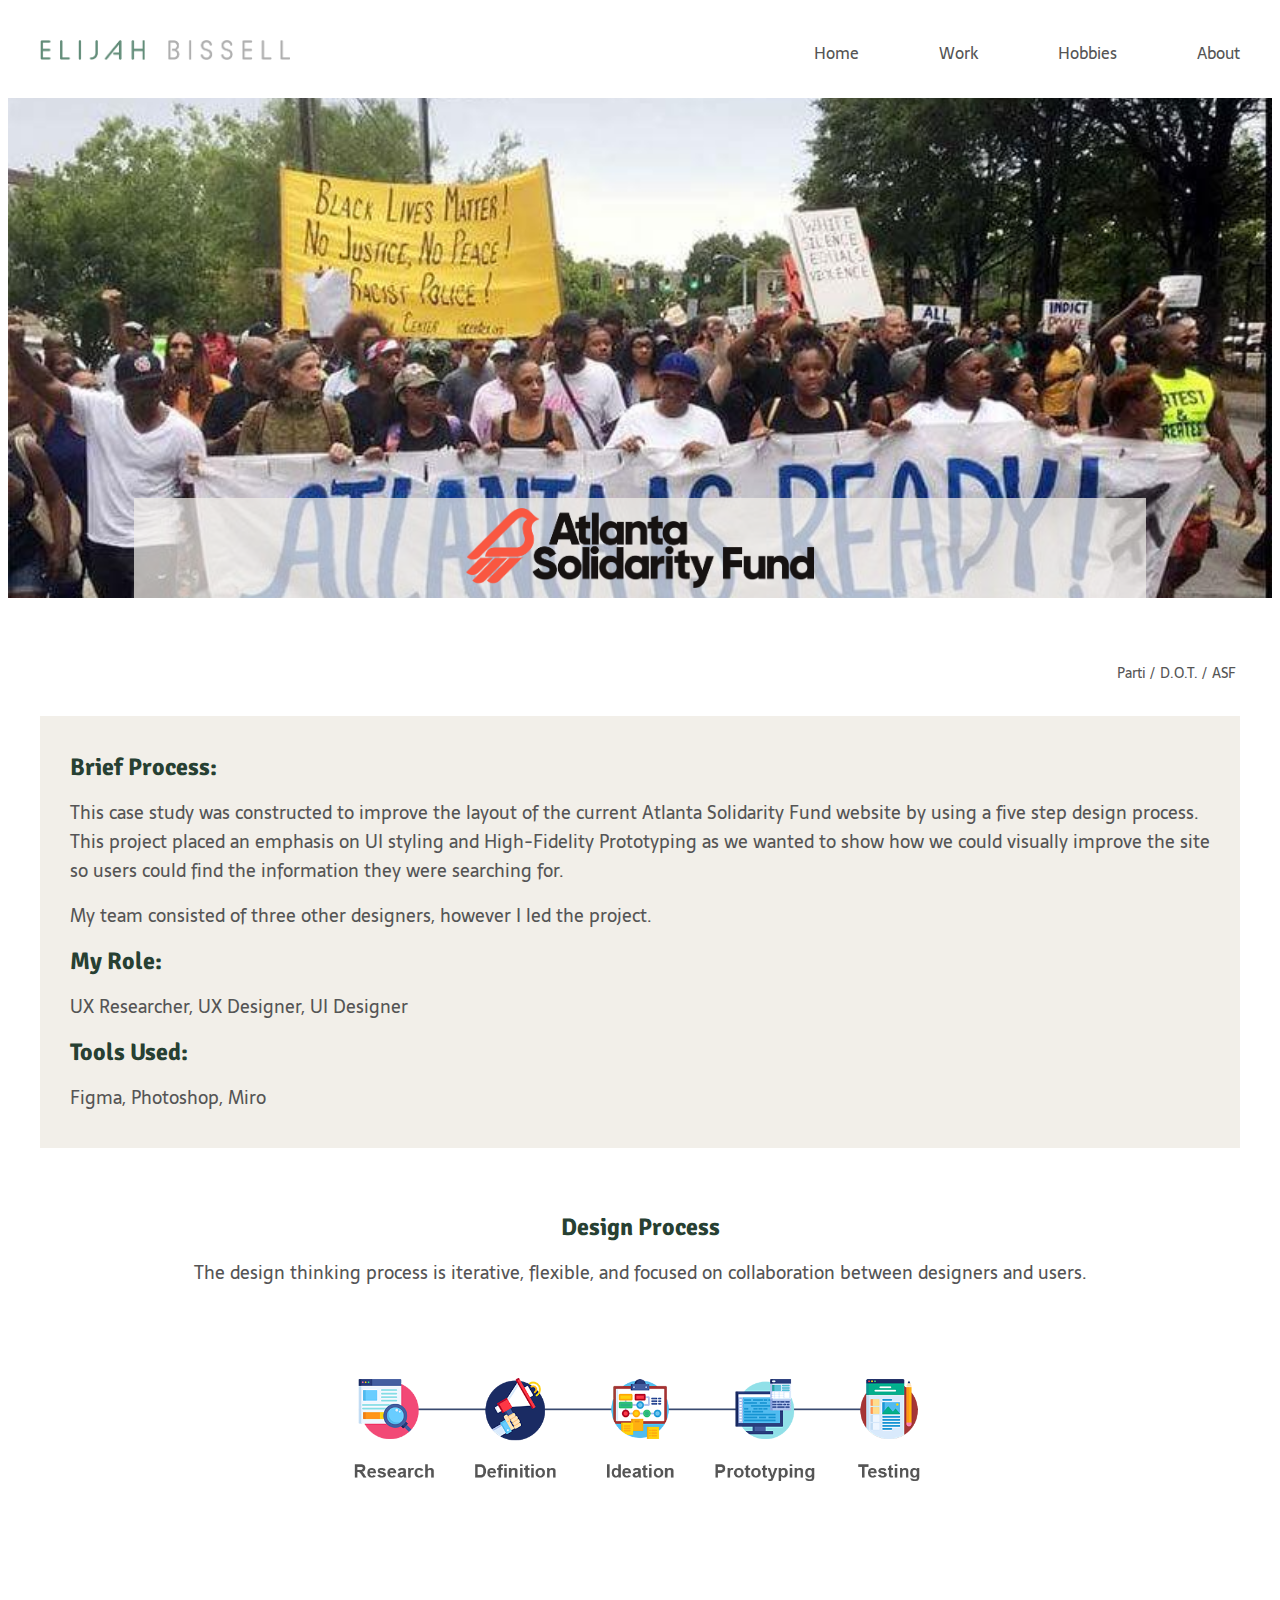
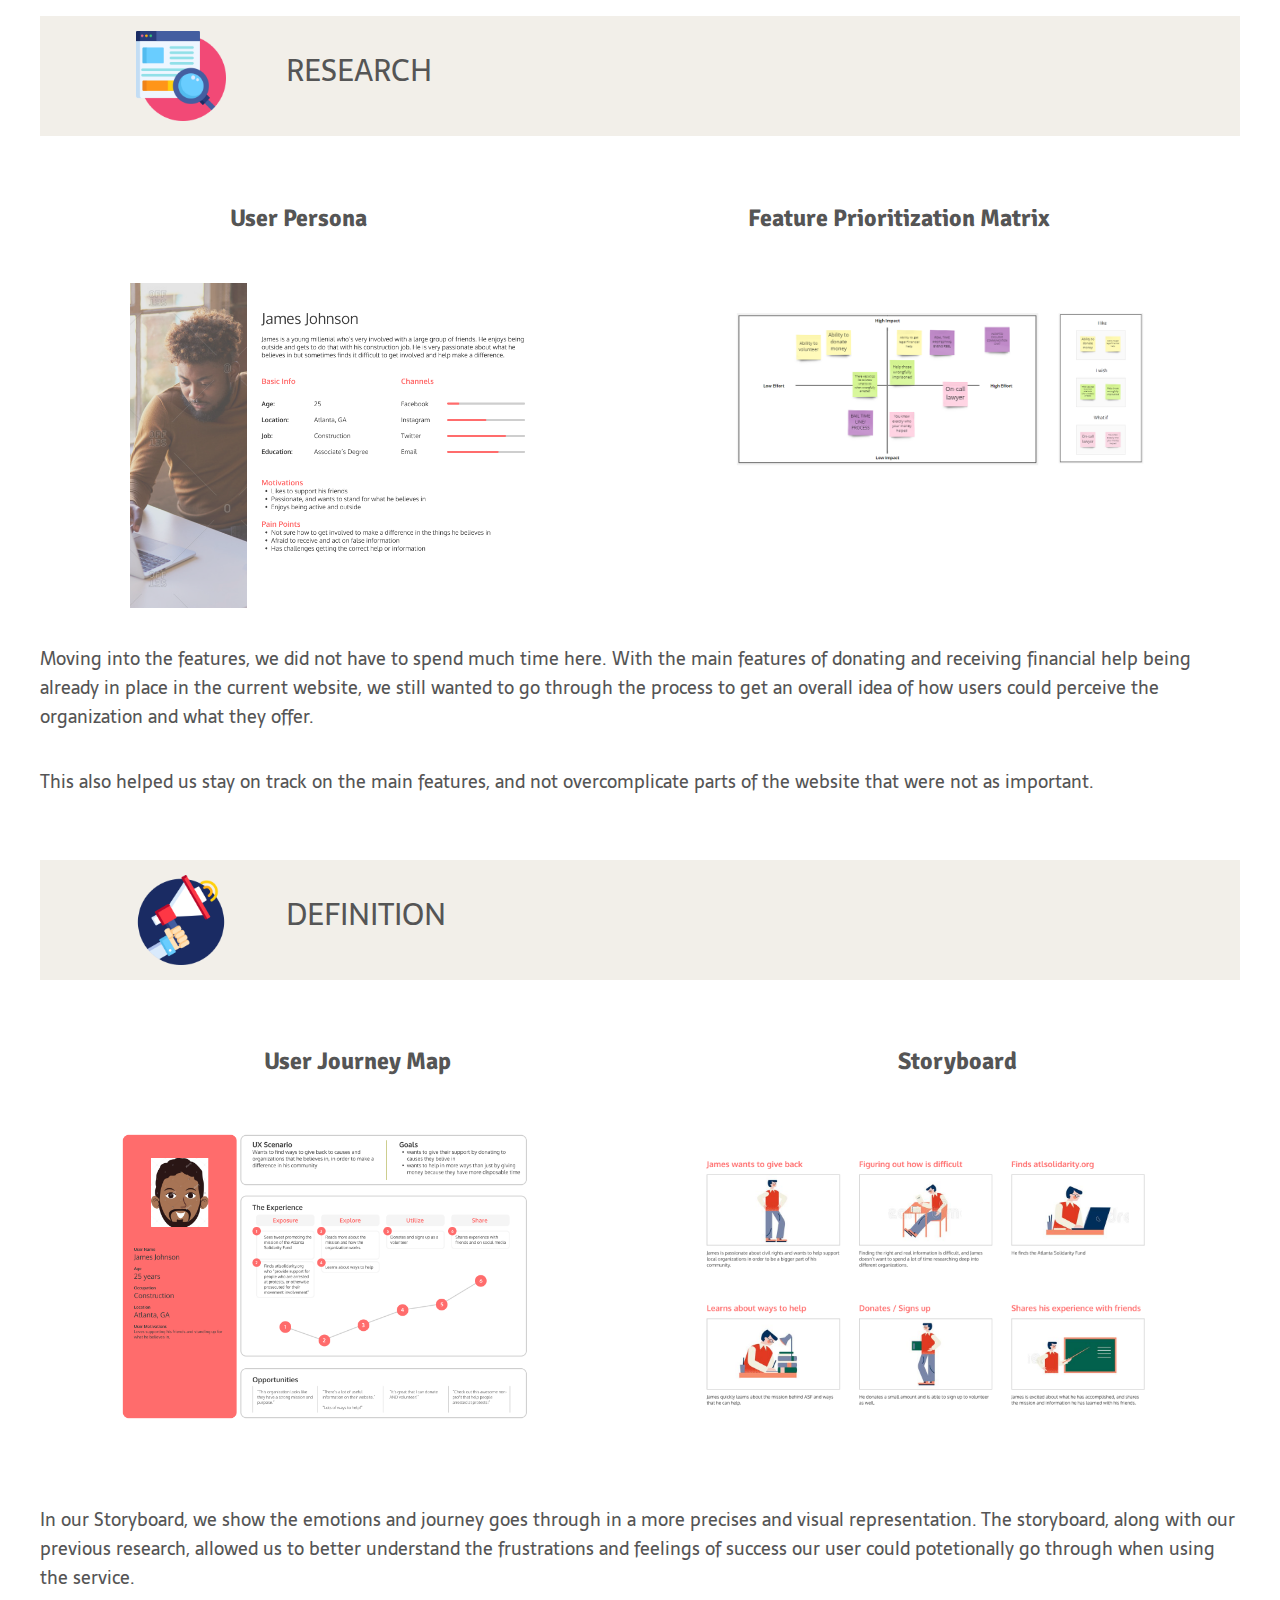
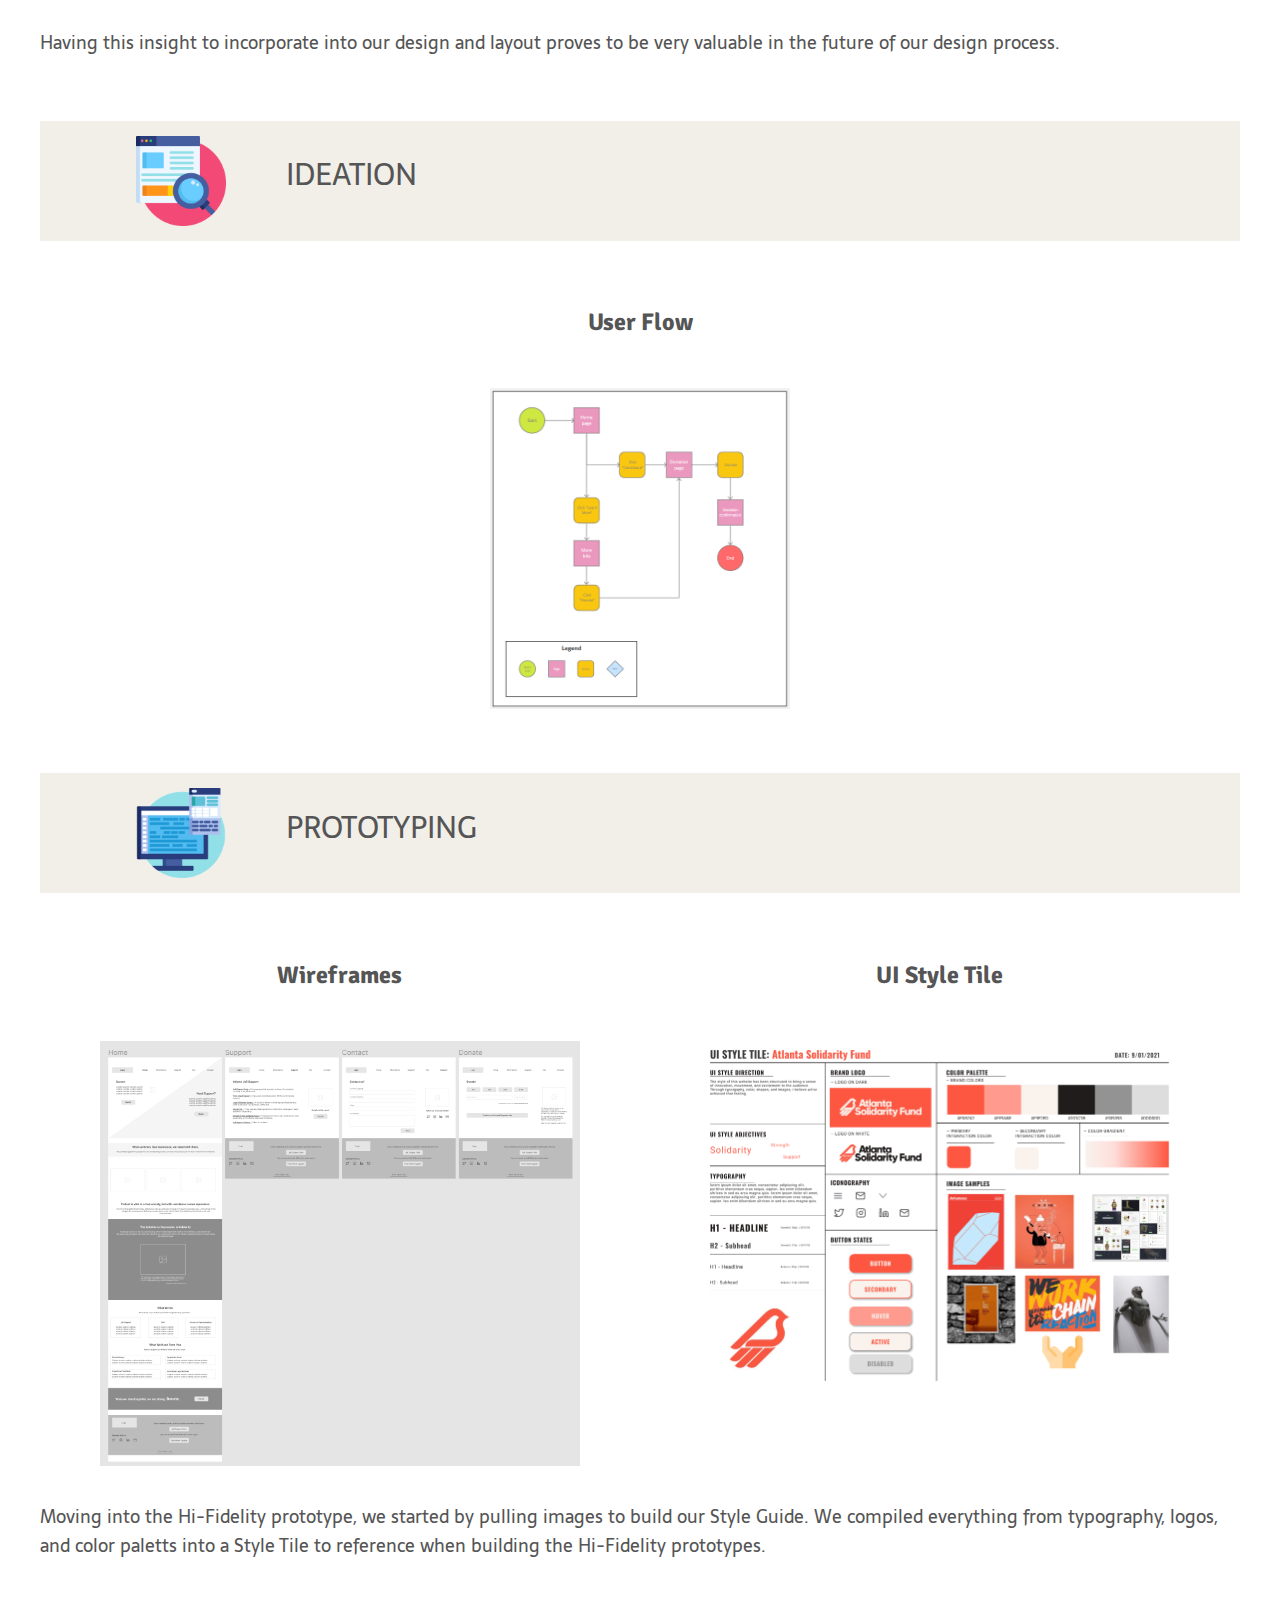
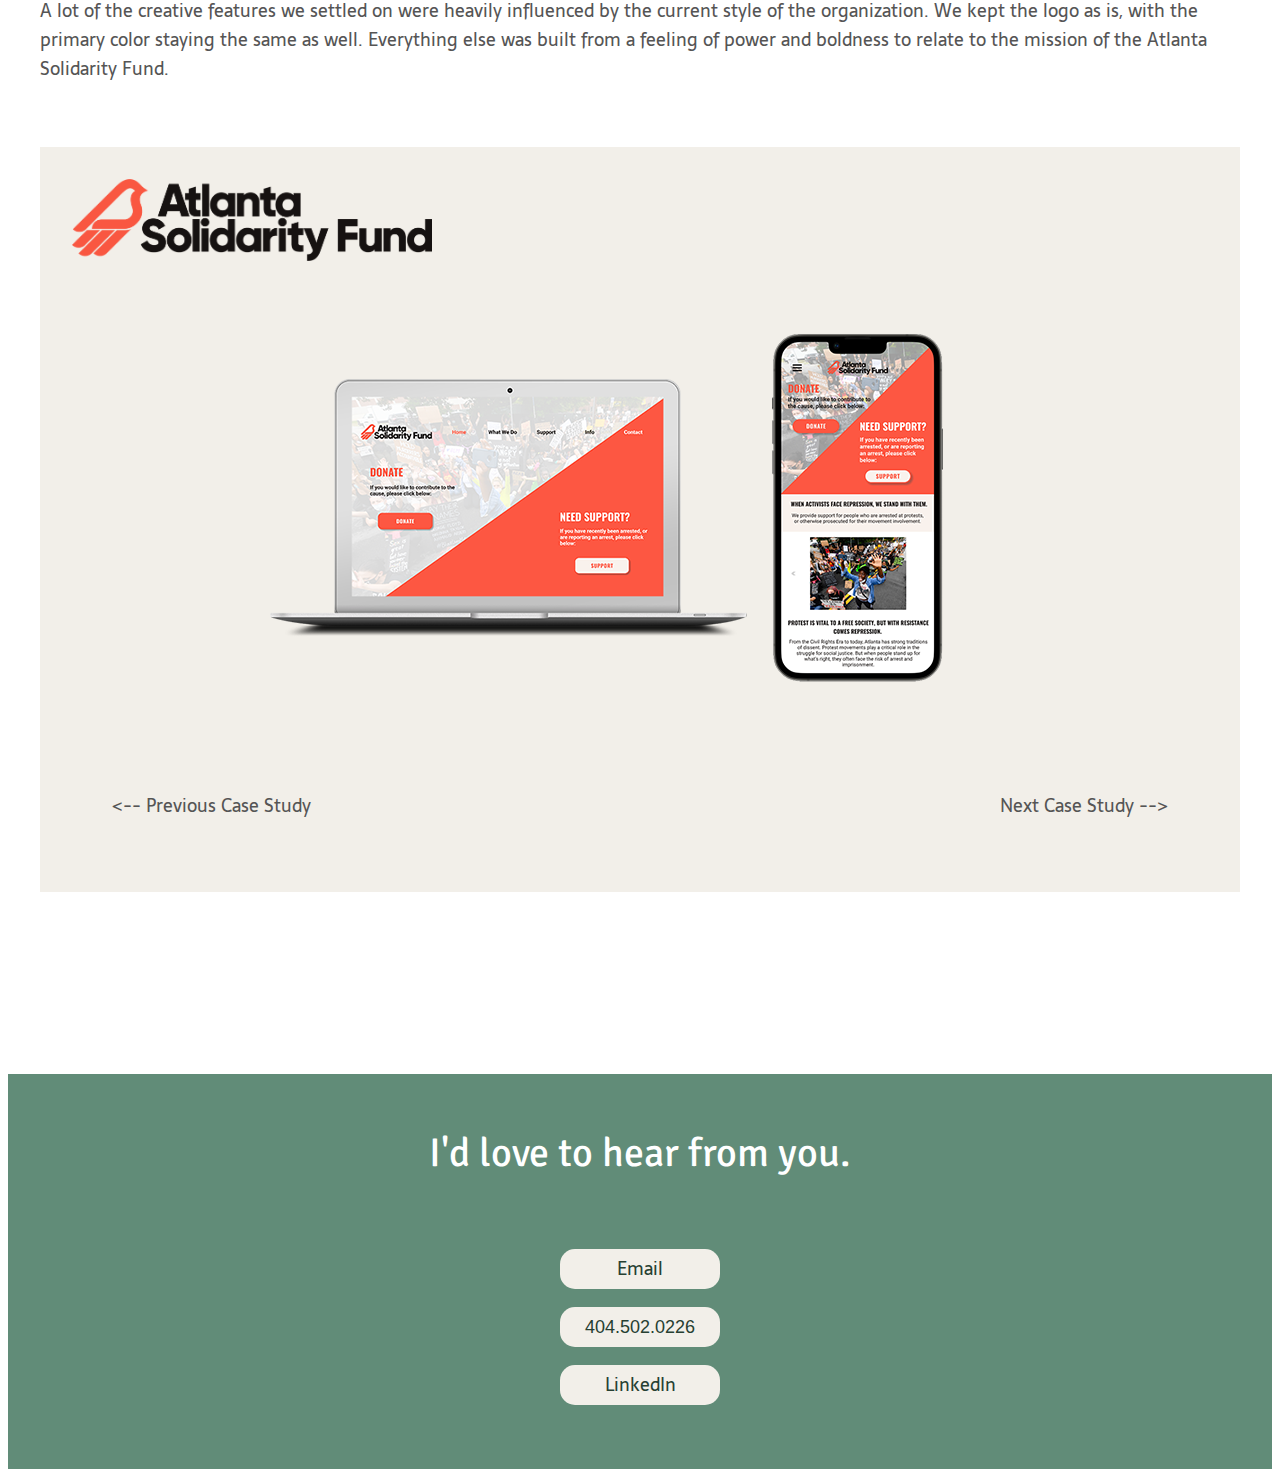
<file: ASF.html>
<!DOCTYPE html>

<html>

<head>
        <!-- Hotjar Tracking Code for https://elibissell.github.io/UX_UI_HW_17/ -->
<script>
        (function(h,o,t,j,a,r){
            h.hj=h.hj||function(){(h.hj.q=h.hj.q||[]).push(arguments)};
            h._hjSettings={hjid:2702754,hjsv:6};
            a=o.getElementsByTagName('head')[0];
            r=o.createElement('script');r.async=1;
            r.src=t+h._hjSettings.hjid+j+h._hjSettings.hjsv;
            a.appendChild(r);
        })(window,document,'https://static.hotjar.com/c/hotjar-','.js?sv=');
    </script>
    
        <title></title>
        <link href="CSS/style.css" rel="stylesheet" type="text/css">
</head>

<body>
<div class="mainContainer">  
          <header class="navigation"> 
                  <div class="navContainer">
                          <img class="logo" src="Images/ELIJAH BISSELL (logo).png" alt="Logo">
                          <nav class="inline-block">
                              <ul>
                                <li class="inline-block"><a class="headerLinkText2" href="index.html" target="_self">Home</a></li>
                                <li class="inline-block"><a class="headerLinkText" href="PARTI.html" target="_self">Work</a></li>
                                <li class="inline-block"><a class="headerLinkText2" href="hobbies.html" target="_self">Hobbies</a></li>
                                <li class="inline-block"><a class="headerLinkText2" href="about.html" target="_self">About</a></li>
                              </ul>
                          </nav>
                      </div>
          </header>
</div>

<div class="headerContainer">
        <div class="imageContainer2">
                <div class="overlayBox">
                        <img class="logoASF" src="Images/ASF/ASF_Two-Line.png">
                </div>
        </div>
</div>

<div class="mainContainer">
<section class="heroImg">
                <div class="workMenu">
                        <a class="bodyTextAlt" href="PARTI.html" target="_Self">Parti /</a>   
                        <a class="bodyTextAlt" href="DOT.html" target="_Self">D.O.T. /</a>
                        <a class="bodyTextAlt2" href="ASF.html" target="_Self">ASF</a>
                </div>

</section>

<div class="caseDescription">
        <p>
        <span class="boldTitle">Brief Process:</span>        
        </p>
        <p>
        <span class="bodyText">This case study was constructed to improve the layout of the current Atlanta Solidarity Fund website by using a five step design process. This project placed an emphasis on UI styling and High-Fidelity Prototyping as we wanted to show how we could visually improve the site so users could find the information they were searching for.</span>
        </p>
        <p>
            <span class="bodyText">My team consisted of three other designers, however I led the project.</span>
        </p>
        <p>
        <span class="boldTitle">   My Role:</span>
        </p>
        <p>
        <span class="bodyText">    UX Researcher, UX Designer, UI Designer</span>
        </p>
        <span class="boldTitle">   Tools Used:</span>
        </p>
        <p>
        <span class="bodyText">    Figma, Photoshop, Miro</span>
        </p>
</div>

<div class="designProcess">
        <p>
        <span class="boldTitle2">Design Process</span>
        </p>
        <p>
        <span class="bodyText3">The design thinking process is iterative, flexible, and focused on collaboration between designers and users. </span>
        </p>

        <img class="partiPhotos" src="Images/steps.png">
</div>

<div class="sectionBlocks">
        <img class="icon" src="Images/Icons/seo.png">
        <h2>
                <span class="processHeader">Research</span>
        </h2>
</div>

<section class="researchSection">
        <h3>
                <span class="processSubheader">User Persona</span>
        </h3>
        <h3>
                <span class="processSubheader">Feature Prioritization Matrix</span>
        </h3>
</section>

<section class="researchPhotos">
        <img class="researchImages" src="Images/ASF/User Persona.png">
        <img class="researchImages" src="Images/ASF/Feature Prioritization Matrix.png">
</section>

<section class="researchDescription">
        <p>
                <span class="descriptionText">Moving into the features, we did not have to spend much time here. With the main features of donating and receiving financial help being already in place in the current website, we still wanted to go through the process to get an overall idea of how users could perceive the organization and what they offer.</span>
        </p>
        <p>
                <span class="descriptionText">This also helped us stay on track on the main features, and not overcomplicate parts of the website that were not as important.</span>
        </p>
</section>

<div class="sectionBlocks2">
        <div class="headerBlock">
                <img class="icon" src="Images/Icons/promotion.png">
                <h2>
                        <span class="processHeader">Definition</span>
                </h2>
        </div>
</div>

<section class="researchSection">
        <h3>
                <span class="processSubheader">User Journey Map</span>
        </h3>
        <h3>
                <span class="processSubheader">Storyboard</span>
        </h3>
</section>

<section class="researchPhotos">
        <img class="researchImages" src="Images/ASF/User Journey Map.png">
        <img class="prototypeImages" src="Images/ASF/Storyboard.png">
</section>

<section class="partidesignProcess">
    <p>
            <span class="descriptionText">In our Storyboard, we show the emotions and journey goes through in a more precises and visual representation. The storyboard, along with our previous research, allowed us to better understand the frustrations and feelings of success our user could potetionally go through when using the service. </span>
    </p>
    <p>
            <span class="descriptionText">Having this insight to incorporate into our design and layout proves to be very valuable in the future of our design process.</span>
    </p>
</section>

<div class="sectionBlocks">
    <img class="icon" src="Images/Icons/seo.png">
    <h2>
            <span class="processHeader">Ideation</span>
    </h2>
</div>

<section class="researchSection">
    <h3>
            <span class="processSubheader">User Flow</span>
    </h3>
</section>

<section class="researchPhotos">
    <img class="definitionImages" src="Images/ASF/User Flow (ASF).PNG">
</section>

<div class="sectionBlocks">
        <img class="icon" src="Images/Icons/web-programming.png">
        <h2>
                <span class="processHeader">Prototyping</span>
        </h2>
</div>

<section class="researchSection">
        <h3>
                <span class="processSubheader">Wireframes</span>
        </h3>
        <h3>
                <span class="processSubheader">UI Style Tile</span>
        </h3>
</section>

<section class="researchPhotos">
        <img class="prototypeImages" src="Images/ASF/Wireframe (ASF).PNG">
        <img class="prototypeImages" src="Images/ASF/Style Tile.png">
</section>

<section class="partidesignProcess">
        <p>
                <span class="descriptionText">Moving into the Hi-Fidelity prototype, we started by pulling images to build our Style Guide. We compiled everything from typography, logos, and color paletts into a Style Tile to reference when building the Hi-Fidelity prototypes.</span>
        </p>
        <p>
                <span class="descriptionText">A lot of the creative features we settled on were heavily influenced by the current style of the organization. We kept the logo as is, with the primary color staying the same as well. Everything else was built from a feeling of power and boldness to relate to the mission of the Atlanta Solidarity Fund.</span>
        </p>
</section>


<section class="finalProto">
        <div class="finalDOTLogo">
                <img class="logoASF2" src="Images/ASF/ASF_Two-Line.png">
        </div>

        <div class="finalImagesASF">
                <img class="finalASF" src="Images/ASF/Final Prototype.png">
        </div>  
</section>

<section class="nextStudySection">
        <div class="previousStudy">
                <a class="previousText" href="DOT.html" target="_Self"> <-- Previous Case Study</a>
        </div>
        <div class="nextStudy">
                <a class="nextText" href="PARTI.html" target="_Self">Next Case Study --></a>
        </div>
</section>
</div>

<div class="footerContainer">
        <h1>
            <span class="headerText3">I'd love to hear from you. </span>
        </h1>
    <div class="contactContainer">
        <a href="mailto: ebissellcreative@gmail.com" class="contactButton">Email</a>
        <button class="contactButton">404.502.0226</button>
        <a href="https://www.linkedin.com/in/elijah-bissell-b345a296/" target="_blank" class="contactButton">LinkedIn</a>
    </div>
</div>

</body>
</html>
</file>
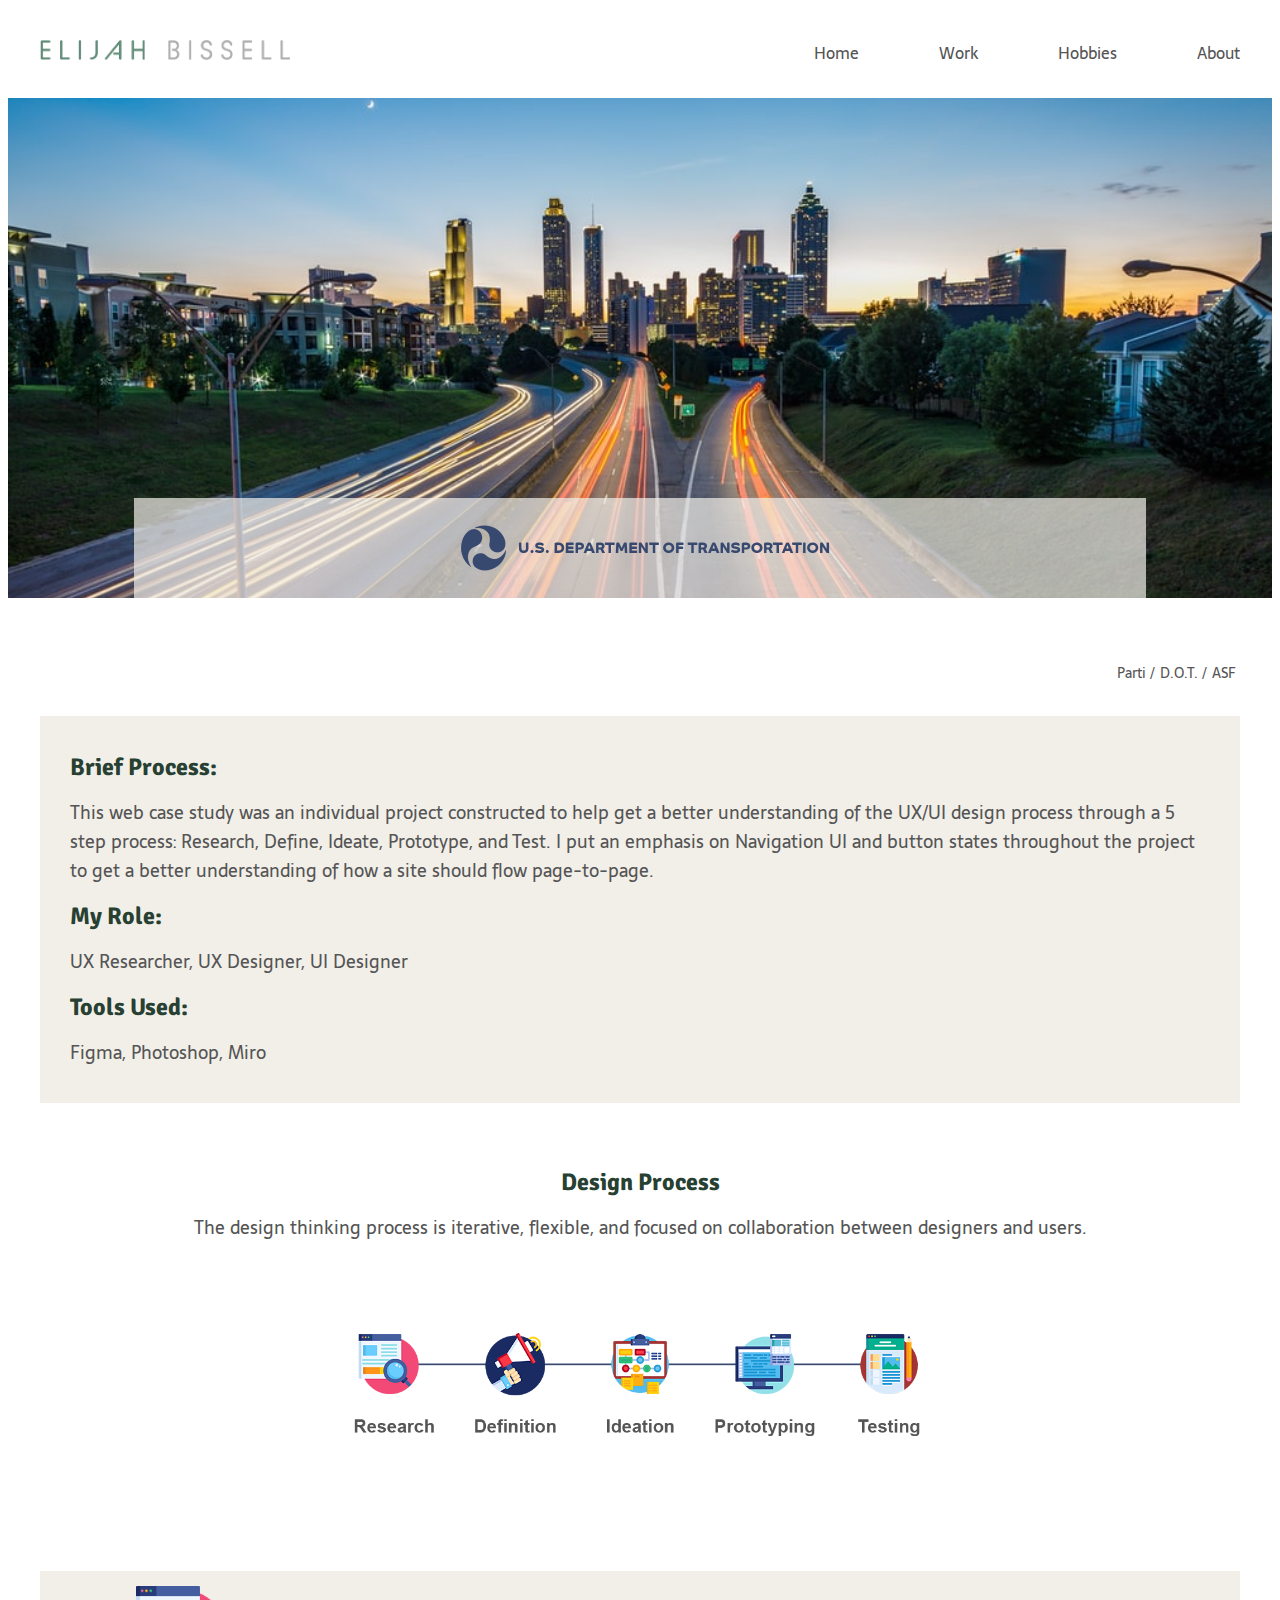
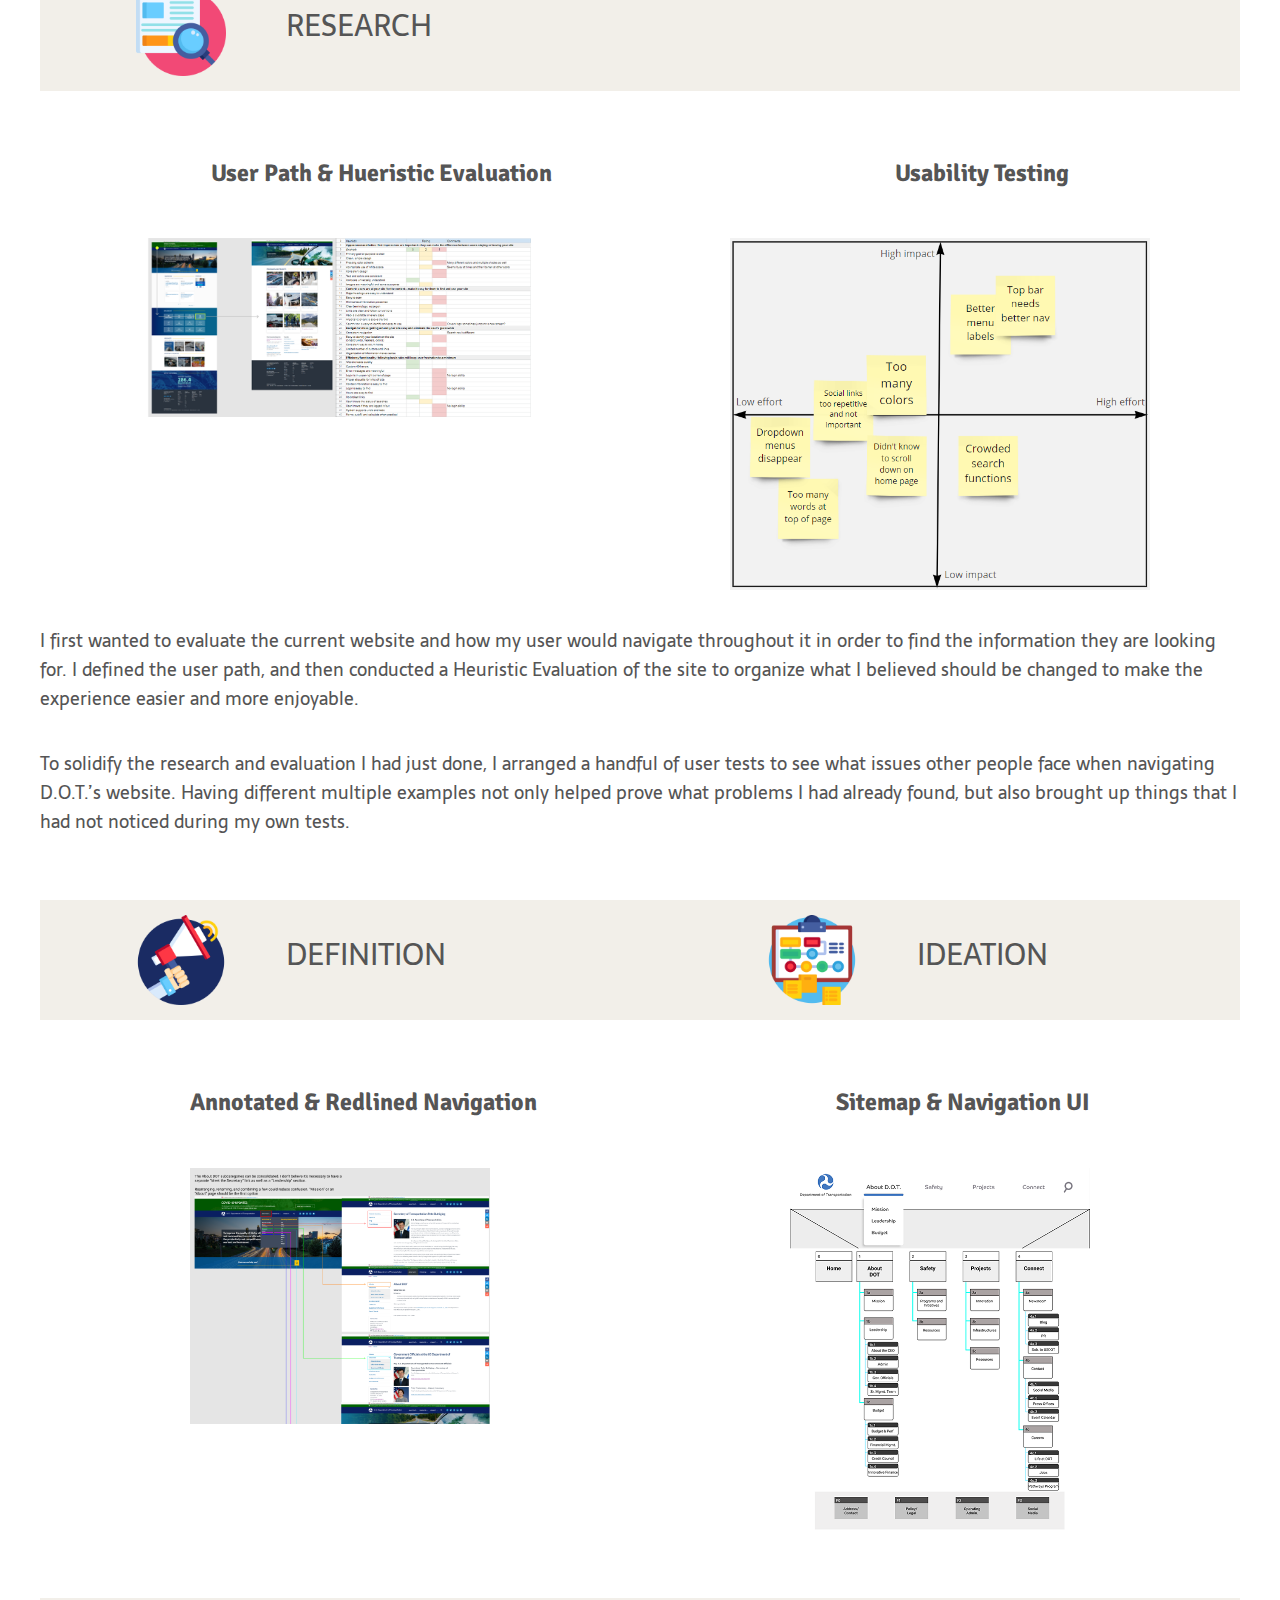
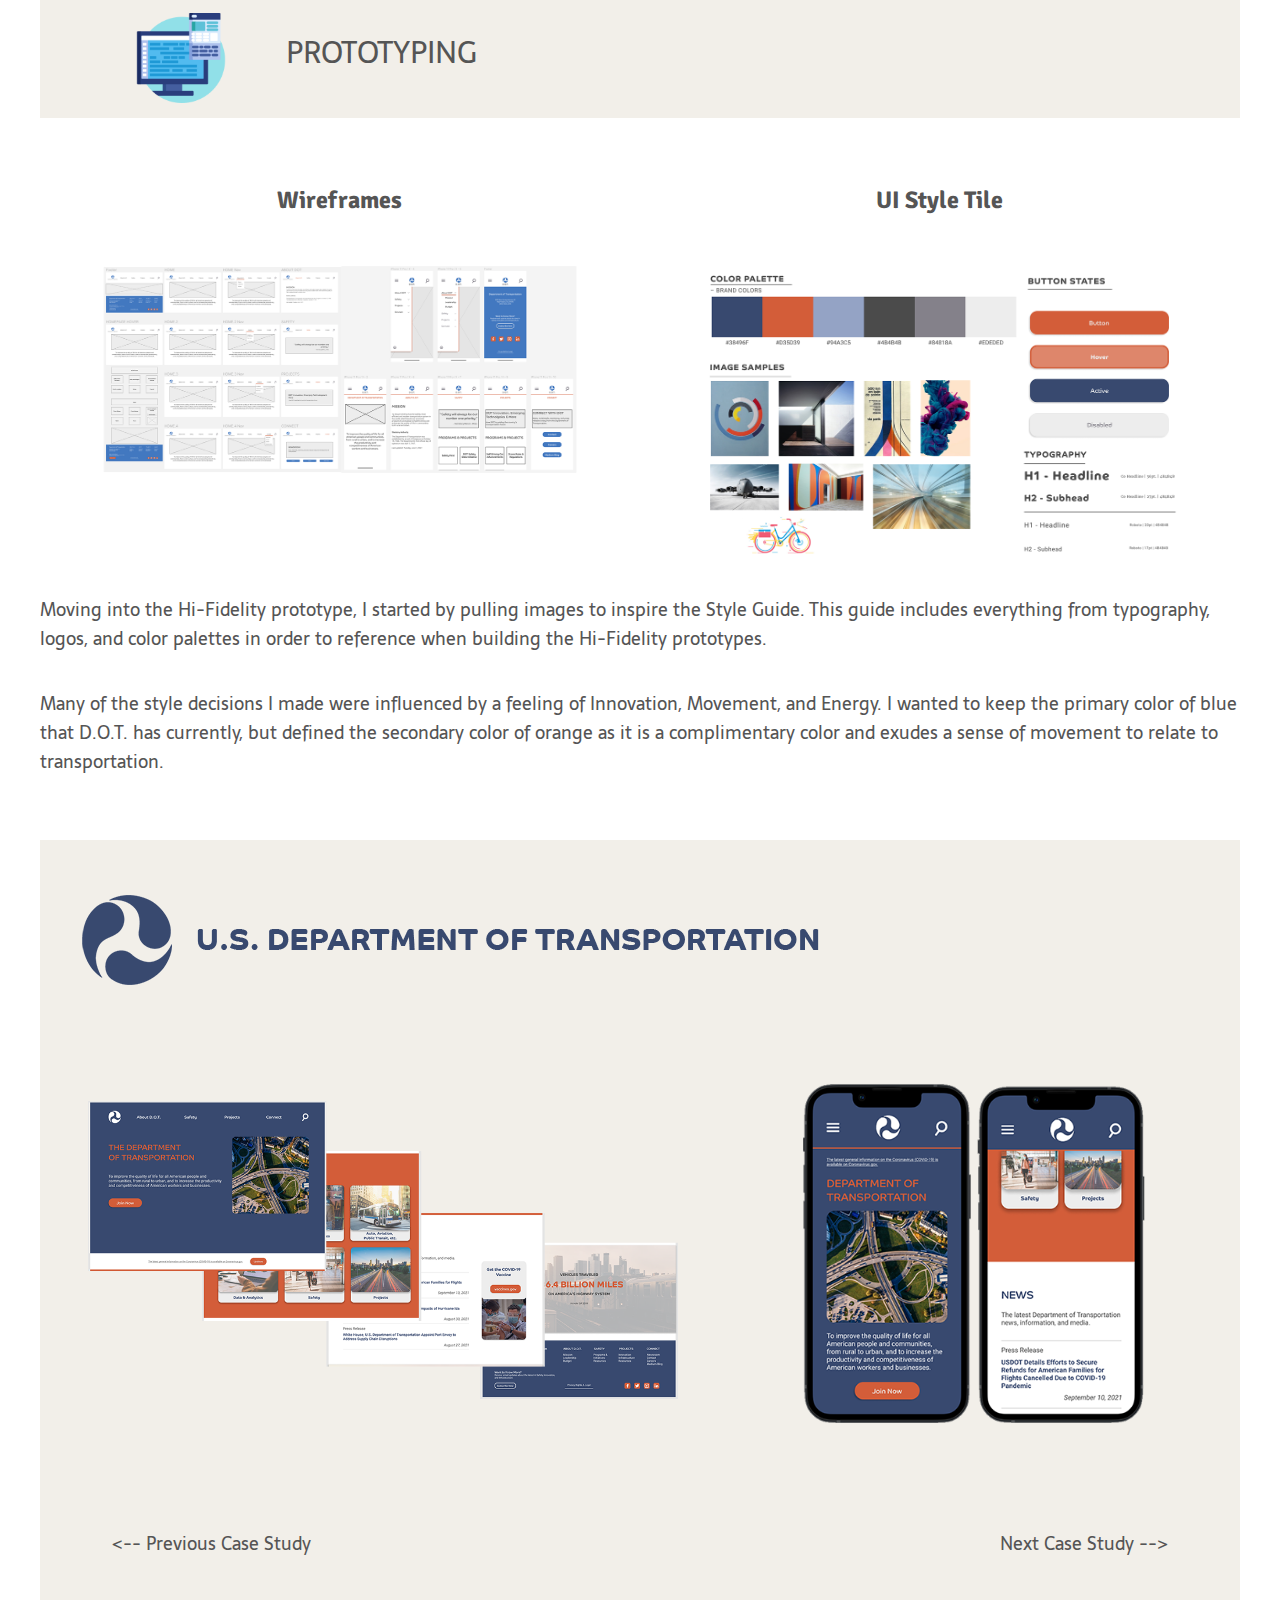
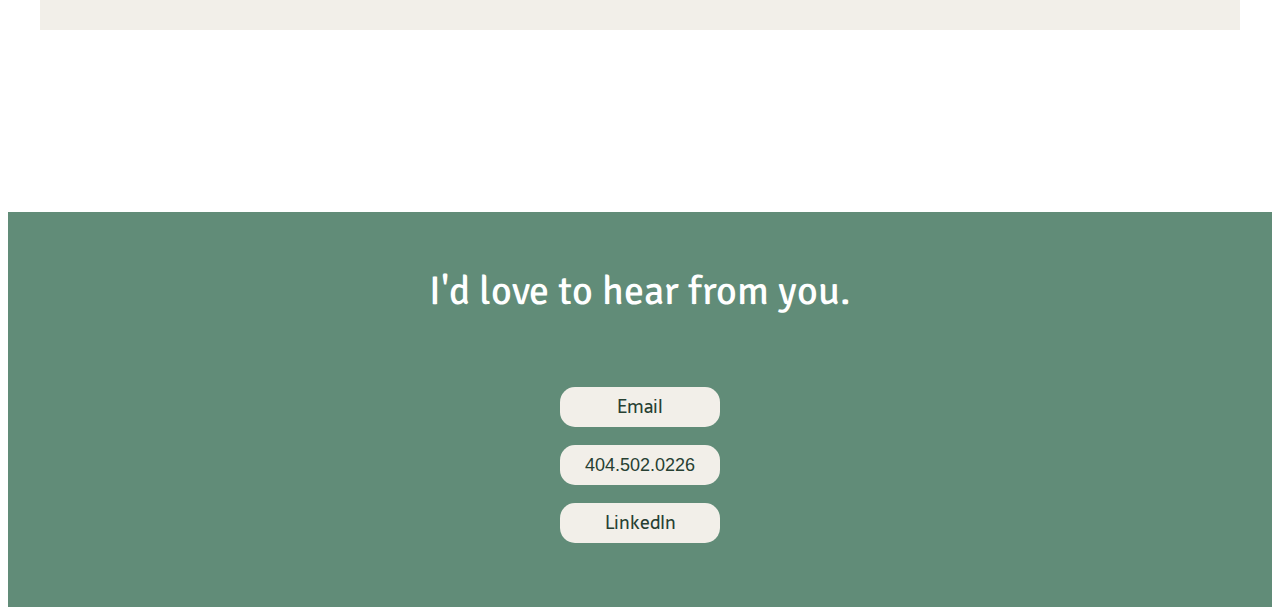
<file: DOT.html>
<!DOCTYPE html>

<html>

<head>
        <!-- Hotjar Tracking Code for https://elibissell.github.io/UX_UI_HW_17/ -->
<script>
        (function(h,o,t,j,a,r){
            h.hj=h.hj||function(){(h.hj.q=h.hj.q||[]).push(arguments)};
            h._hjSettings={hjid:2702754,hjsv:6};
            a=o.getElementsByTagName('head')[0];
            r=o.createElement('script');r.async=1;
            r.src=t+h._hjSettings.hjid+j+h._hjSettings.hjsv;
            a.appendChild(r);
        })(window,document,'https://static.hotjar.com/c/hotjar-','.js?sv=');
    </script>
    
        <title></title>
        <link href="CSS/style.css" rel="stylesheet" type="text/css">
</head>

<body>
<div class="mainContainer">  
          <header class="navigation"> 
                  <div class="navContainer">
                          <img class="logo" src="Images/ELIJAH BISSELL (logo).png" alt="Logo">
                          <nav class="inline-block">
                              <ul>
                                <li class="inline-block"><a class="headerLinkText2" href="index.html" target="_self">Home</a></li>
                                <li class="inline-block"><a class="headerLinkText" href="PARTI.html" target="_self">Work</a></li>
                                <li class="inline-block"><a class="headerLinkText2" href="hobbies.html" target="_self">Hobbies</a></li>
                                <li class="inline-block"><a class="headerLinkText2" href="about.html" target="_self">About</a></li>
                              </ul>
                          </nav>
                      </div>
          </header>
</div>

<div class="headerContainer">
        <div class="imageContainer">
                <div class="overlayBox">
                        <img class="logoDOT" src="Images/DOT/Logo Full.png">
                </div>
        </div>
</div>

<div class="mainContainer">
<section class="heroImg">
                <div class="workMenu">
                        <a class="bodyTextAlt" href="PARTI.html" target="_Self">Parti /</a>   
                        <a class="bodyTextAlt2" href="DOT.html" target="_Self">D.O.T. /</a>
                        <a class="bodyTextAlt" href="ASF.html" target="_Self">ASF</a>
                </div>

</section>

<div class="caseDescription">
        <p>
        <span class="boldTitle">Brief Process:</span>        
        </p>
        <p>
        <span class="bodyText">   This web case study was an individual project constructed to help get a better understanding of the UX/UI design process through a 5 step process: Research, Define, Ideate, Prototype, and Test. I put an emphasis on Navigation UI and button states throughout the project to get a better understanding of how a site should flow page-to-page.</span>
        </p>
        <p>
        <span class="boldTitle">   My Role:</span>
        </p>
        <p>
        <span class="bodyText">    UX Researcher, UX Designer, UI Designer</span>
        </p>
        <span class="boldTitle">   Tools Used:</span>
        </p>
        <p>
        <span class="bodyText">    Figma, Photoshop, Miro</span>
        </p>
</div>

<div class="designProcess">
        <p>
        <span class="boldTitle2">Design Process</span>
        </p>
        <p>
        <span class="bodyText3">The design thinking process is iterative, flexible, and focused on collaboration between designers and users. </span>
        </p>

        <img class="partiPhotos" src="Images/steps.png">
</div>

<div class="sectionBlocks">
        <img class="icon" src="Images/Icons/seo.png">
        <h2>
                <span class="processHeader">Research</span>
        </h2>
</div>

<section class="researchSection">
        <h3>
                <span class="processSubheader">User Path & Hueristic Evaluation</span>
        </h3>
        <h3>
                <span class="processSubheader">Usability Testing</span>
        </h3>
</section>

<section class="researchPhotos">
        <img class="researchImages" src="Images/DOT/UP-HE (DOT).png">
        <img class="researchImages" src="Images/DOT/Usability Testing (DOT).PNG">
</section>

<section class="researchDescription">
        <p>
                <span class="descriptionText">I first wanted to evaluate the current website and how my user would navigate throughout it in order to find the information they are looking for. I defined the user path, and then conducted a Heuristic Evaluation of the site to organize what I believed should be changed to make the experience easier and more enjoyable. </span>
        </p>
        <p>
                <span class="descriptionText">To solidify the research and evaluation I had just done, I arranged a handful of user tests to see what issues other people face when navigating D.O.T.’s website. Having different multiple examples not only helped prove what problems I had already found, but also brought up things that I had not noticed during my own tests. </span>
        </p>
</section>

<div class="sectionBlocks2">
        <div class="headerBlock">
                <img class="icon" src="Images/Icons/promotion.png">
                <h2>
                        <span class="processHeader">Definition</span>
                </h2>
        </div>

        <div class="headerBlock">
                <img class="icon" src="Images/Icons/marketing-strategy.png">
                <h2>
                        <span class="processHeader">Ideation</span>
                </h2>
        </div> 
</div>

<section class="researchSection">
        <h3>
                <span class="processSubheader">Annotated & Redlined Navigation</span>
        </h3>
        <h3>
                <span class="processSubheader">Sitemap & Navigation UI</span>
        </h3>
</section>

<section class="researchPhotos">
        <img class="definitionImages" src="Images/DOT/Screenshot 2021-08-25 213325.png">
        <img class="definitionImages" src="Images/DOT/Sitemap-Nav (DOT).png">
</section>

<div class="sectionBlocks">
        <img class="icon" src="Images/Icons/web-programming.png">
        <h2>
                <span class="processHeader">Prototyping</span>
        </h2>
</div>

<section class="researchSection">
        <h3>
                <span class="processSubheader">Wireframes</span>
        </h3>
        <h3>
                <span class="processSubheader">UI Style Tile</span>
        </h3>
</section>

<section class="researchPhotos">
        <img class="prototypeImages" src="Images/DOT/Wireframes.png">
        <img class="prototypeImages" src="Images/DOT/style tile DOT.png">
</section>

<section class="partidesignProcess">
        <p>
                <span class="descriptionText">   Moving into the Hi-Fidelity prototype, I started by pulling images to inspire the Style Guide. This guide includes everything from typography, logos, and color palettes in order to reference when building the Hi-Fidelity prototypes.</span>
        </p>
        <p>
                <span class="descriptionText">  Many of the style decisions I made were influenced by a feeling of Innovation, Movement, and Energy. I wanted to keep the primary color of blue that D.O.T. has currently, but defined the secondary color of orange as it is a complimentary color and exudes a sense of movement to relate to transportation.</span>
        </p>
</section>


<section class="finalProto">
        <div class="finalDOTLogo">
                <img class="logoDOT" src="Images/DOT/Logo Full.png">
        </div>

        <div class="finalImagesDOT">
                <img class="finalDOT" src="Images/DOT/Final Prototype.png">
                <img class="finalDOT2" src="Images/DOT/Mobile Final Prototype.png">
        </div>  
</section>

<section class="nextStudySection">
        <div class="previousStudy">
                <a class="previousText" href="parti-casestudy.html" target="_Self"> <-- Previous Case Study</a>
        </div>
        <div class="nextStudy">
                <a class="nextText" href="ASF.html" target="_Self">Next Case Study --></a>
        </div>
</section>
</div>

<div class="footerContainer">
        <h1>
            <span class="headerText3">I'd love to hear from you. </span>
        </h1>
    <div class="contactContainer">
        <a href="mailto: ebissellcreative@gmail.com" class="contactButton">Email</a>
        <button class="contactButton">404.502.0226</button>
        <a href="https://www.linkedin.com/in/elijah-bissell-b345a296/" target="_blank" class="contactButton">LinkedIn</a>
    </div>
</div>

</body>
</html>
</file>
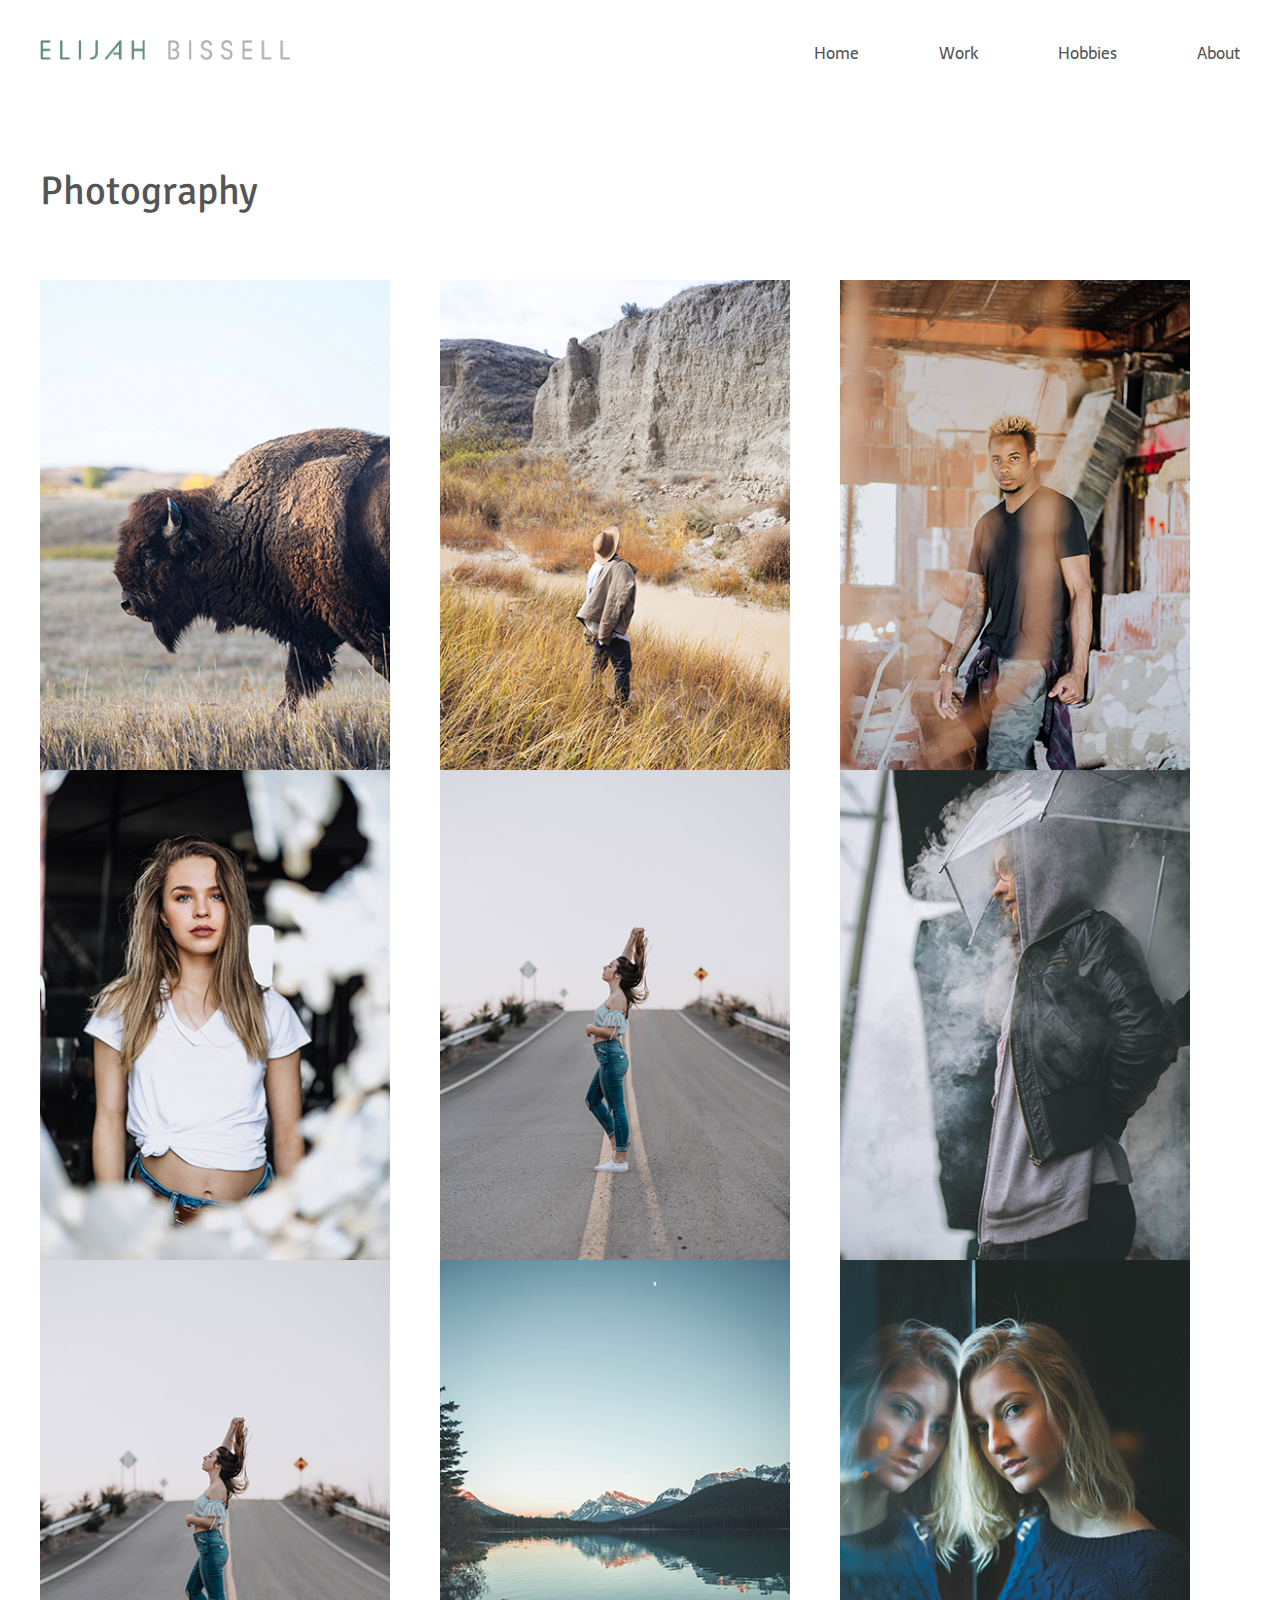
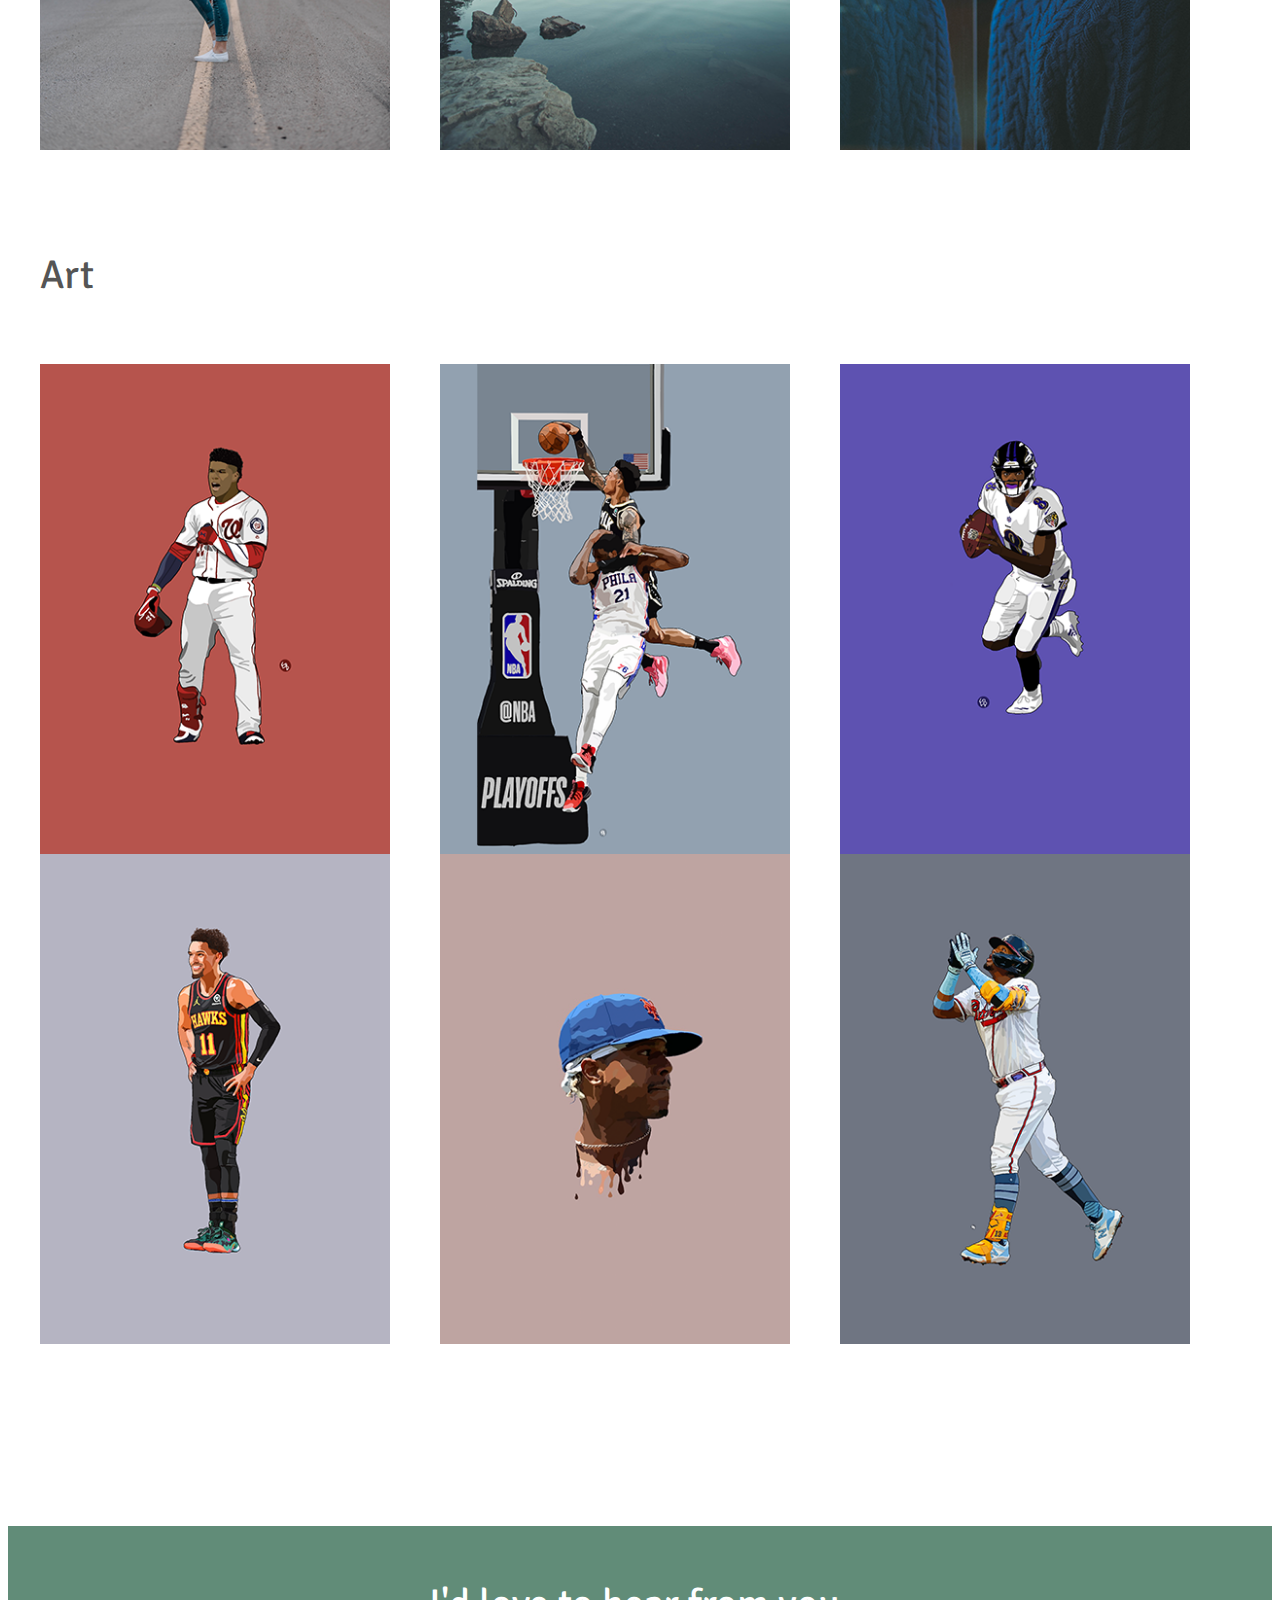
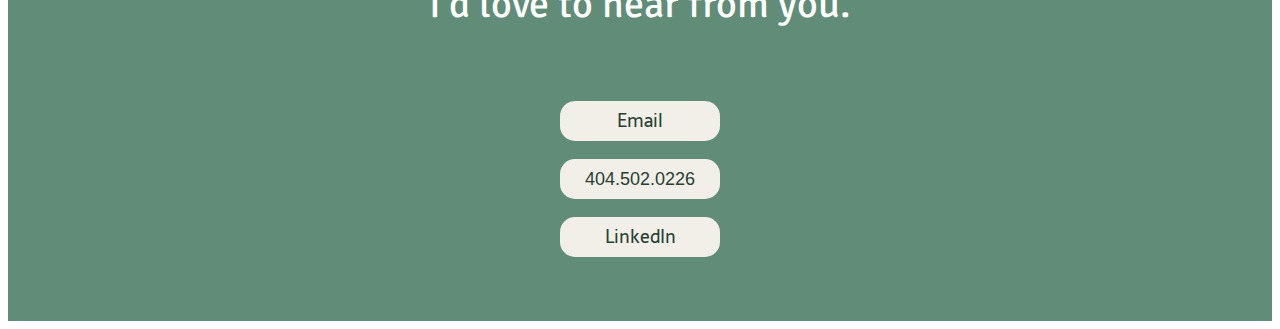
<file: hobbies.html>
<!DOCTYPE html>

<html>

<head>
        <!-- Hotjar Tracking Code for https://elibissell.github.io/UX_UI_HW_17/ -->
<script>
        (function(h,o,t,j,a,r){
            h.hj=h.hj||function(){(h.hj.q=h.hj.q||[]).push(arguments)};
            h._hjSettings={hjid:2702754,hjsv:6};
            a=o.getElementsByTagName('head')[0];
            r=o.createElement('script');r.async=1;
            r.src=t+h._hjSettings.hjid+j+h._hjSettings.hjsv;
            a.appendChild(r);
        })(window,document,'https://static.hotjar.com/c/hotjar-','.js?sv=');
    </script>
    
        <title></title>
        <link href="CSS/style.css" rel="stylesheet" type="text/css">
</head>

<body>
        <div class="mainContainer">  
          <header class="navigation"> 
                  <div class="navContainer">
                          <img class="logo" src="Images/ELIJAH BISSELL (logo).png" alt="Logo">
                          <nav class="inline-block">
                              <ul>
                                <li class="inline-block"><a class="headerLinkText2" href="indexz.html" target="_self">Home</a></li>
                                <li class="inline-block"><a class="headerLinkText2" href="PARTI.html" target="_self">Work</a></li>
                                <li class="inline-block"><a class="headerLinkText" href="hobbies.html" target="_self">Hobbies</a></li>
                                <li class="inline-block"><a class="headerLinkText2" href="about.html" target="_self">About</a></li>
                              </ul>
                          </nav>
                      </div>
          </header>
</body>

<section class="heroImg">
        <h1>
            <span class="headerText">Photography</span>
        </h1>

<div class="hobbyGallery">
        <img class="galleryPhotos" src="Images/Photography/bison.png" alt="Bison in the Badlands">


        <img class="galleryPhotos" src="Images/Photography/jake.png" alt="Trekking through the Badlands">


        <img class="galleryPhotos" src="Images/Photography/abandoned.png" alt="Exploring">
        

        <img class="galleryPhotos" src="Images/Photography/glass.png" alt="Broken Glass Makes a Nice Frame">


        <img class="galleryPhotos" src="Images/Photography/road.png" alt="Jaywalking">


        <img class="galleryPhotos" src="Images/Photography/smoke.png" alt="Not Cigarette Smoke">


        <img class="galleryPhotos" src="Images/Photography/road.png" alt="Sometimes Rain is Cool">


        <img class="galleryPhotos" src="Images/Photography/banff.png" alt="Banff 10/10">


        <img class="galleryPhotos" src="Images/Photography/emmaH.png" alt="Window Looking">
</div>

<section class="heroImg">
        <h1>
            <span class="headerText">Art</span>
        </h1>

<div class="artGallery">
        <img class="galleryPhotos" src="Images/Photography/juansoto.png" alt="Juan Soto">

        <img class="galleryPhotos" src="Images/Photography/johncollins.png" alt="John Collins">

        <img class="galleryPhotos" src="Images/Photography/lamarjackson.png" alt="Lamar Jackson">
      
        <img class="galleryPhotos" src="Images/Photography/traeyoung.png" alt="Trae Young">

        <img class="galleryPhotos" src="Images/Photography/marcusstroman.png" alt="Marcus Stroman">

        <img class="galleryPhotos" src="Images/Photography/ronaldacuna.png" alt="Ronald Acuna">
</div>
</section>

</div>

<div class="footerContainer">
    <h1>
        <span class="headerText3">I'd love to hear from you. </span>
    </h1>
<div class="contactContainer">
    <a href="mailto: ebissellcreative@gmail.com" class="contactButton">Email</a>
    <button class="contactButton">404.502.0226</button>
    <a href="https://www.linkedin.com/in/elijah-bissell-b345a296/" target="_blank" class="contactButton">LinkedIn</a>
</div>
</div>
</file>
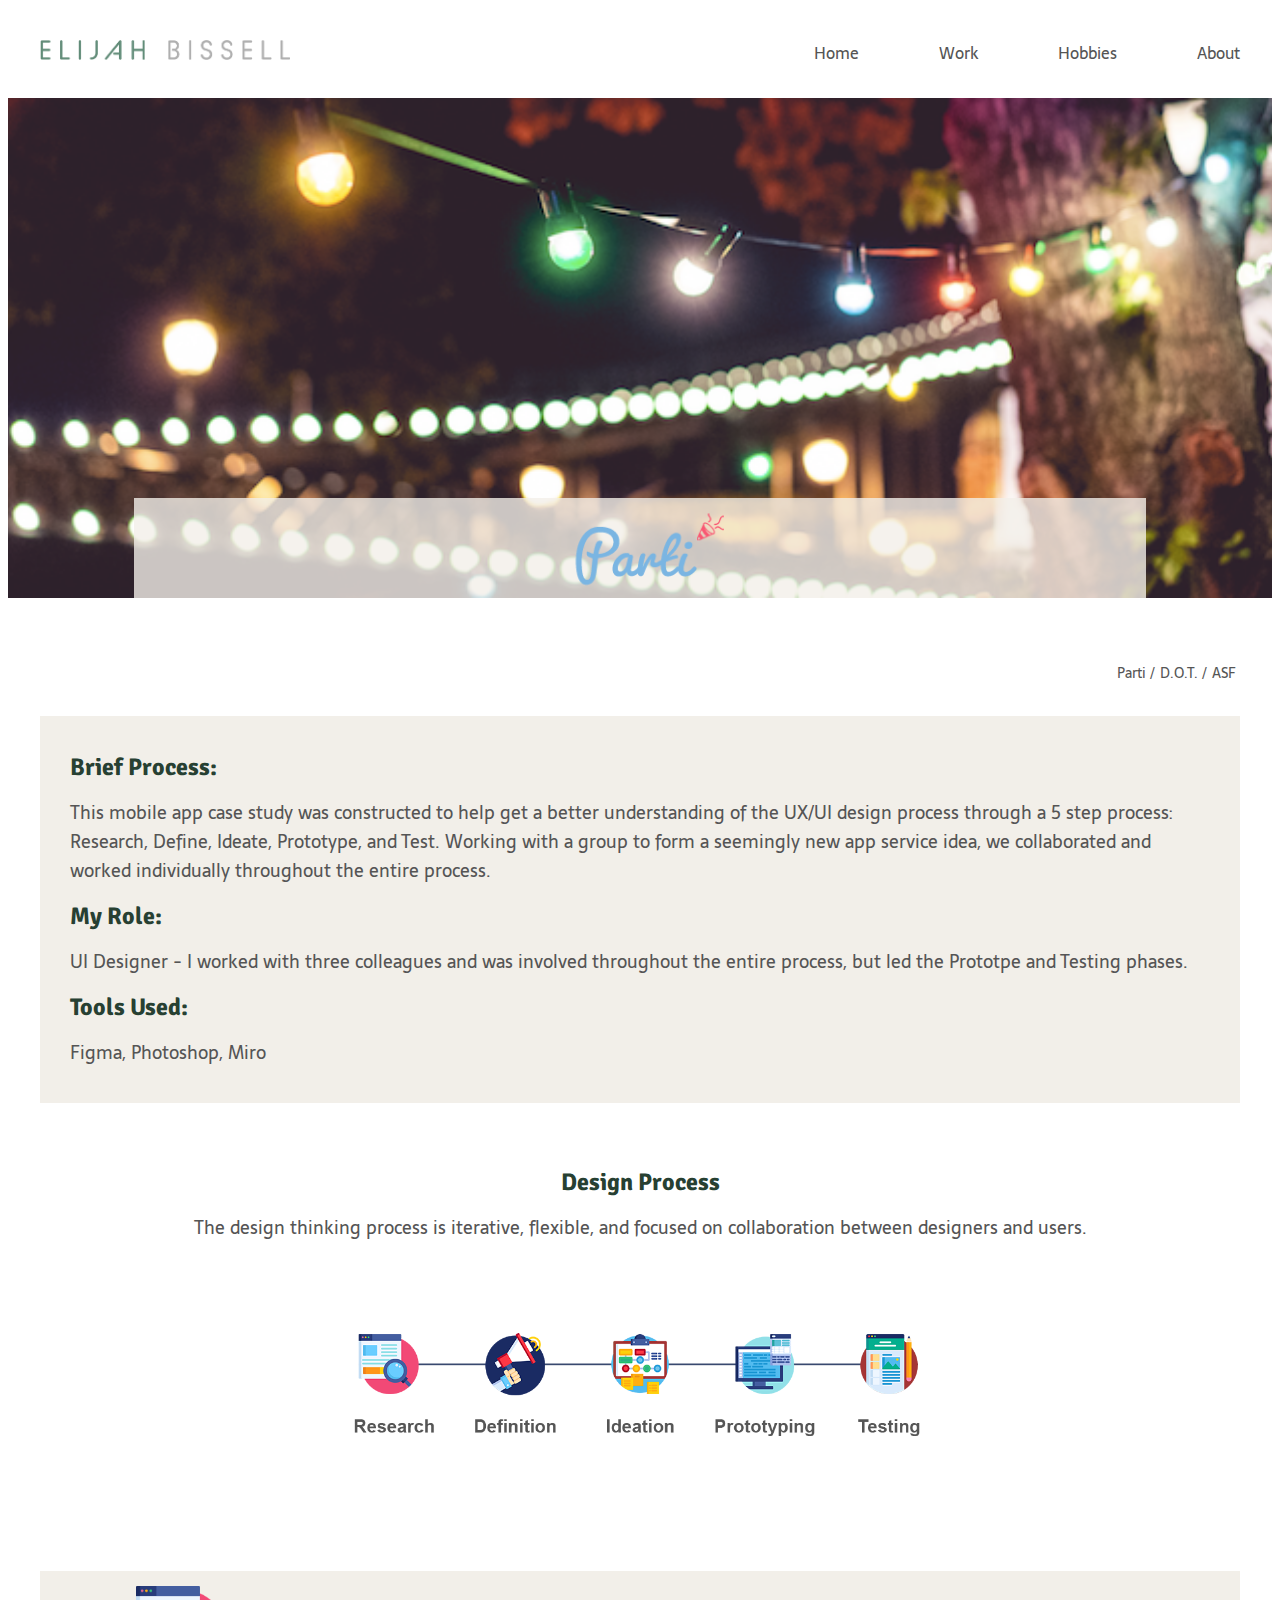
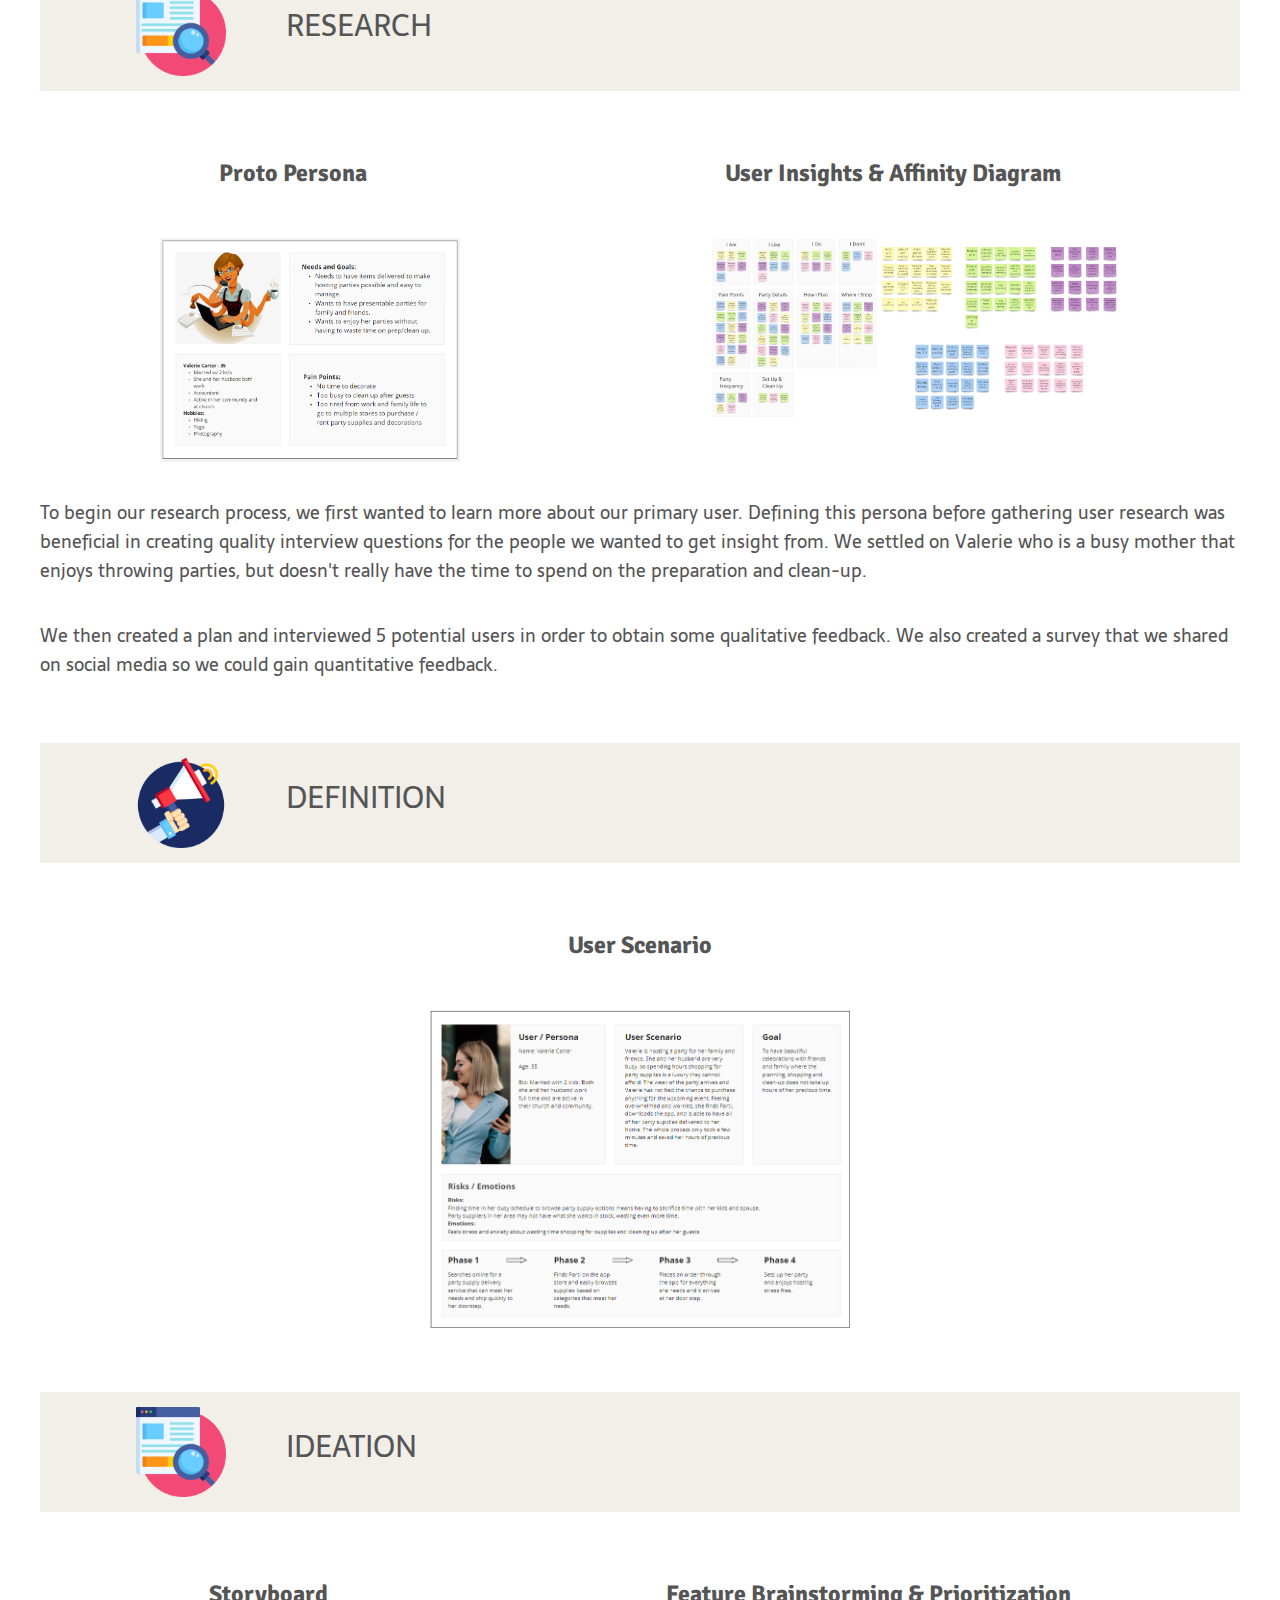
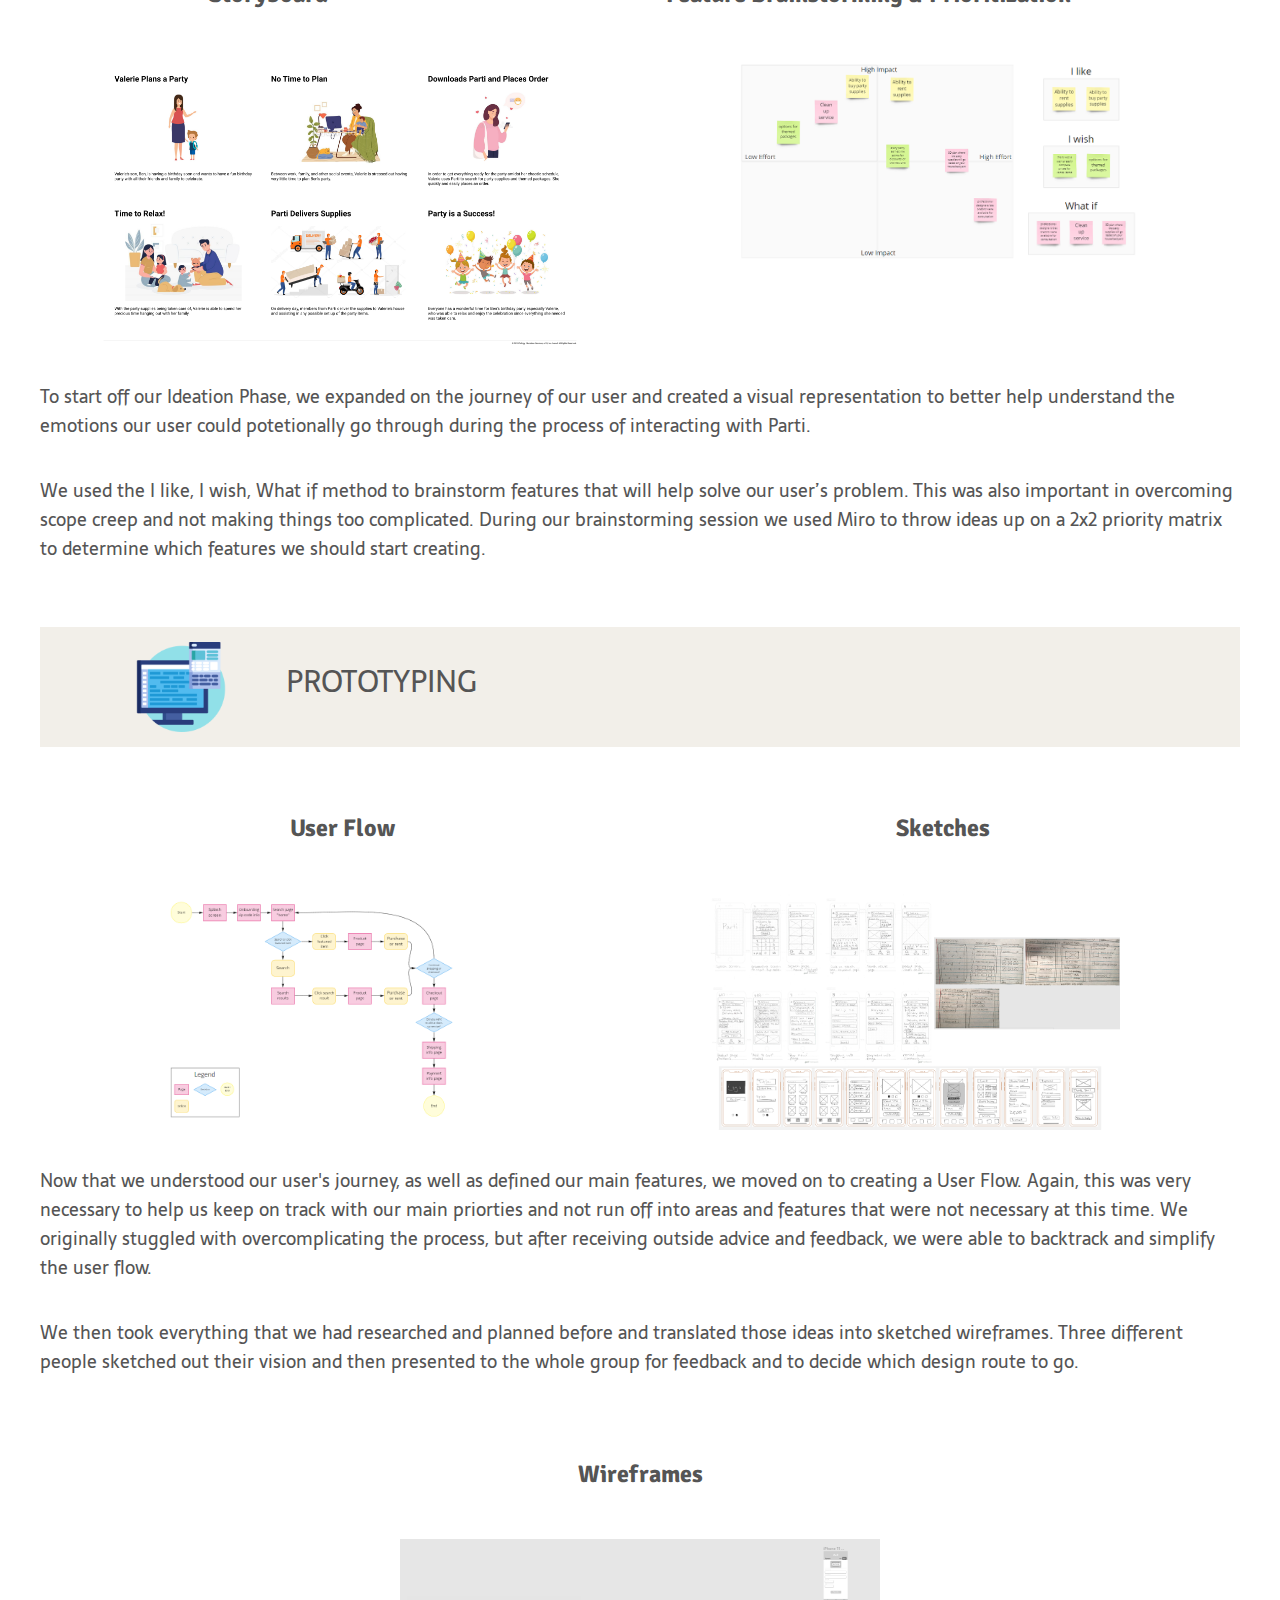
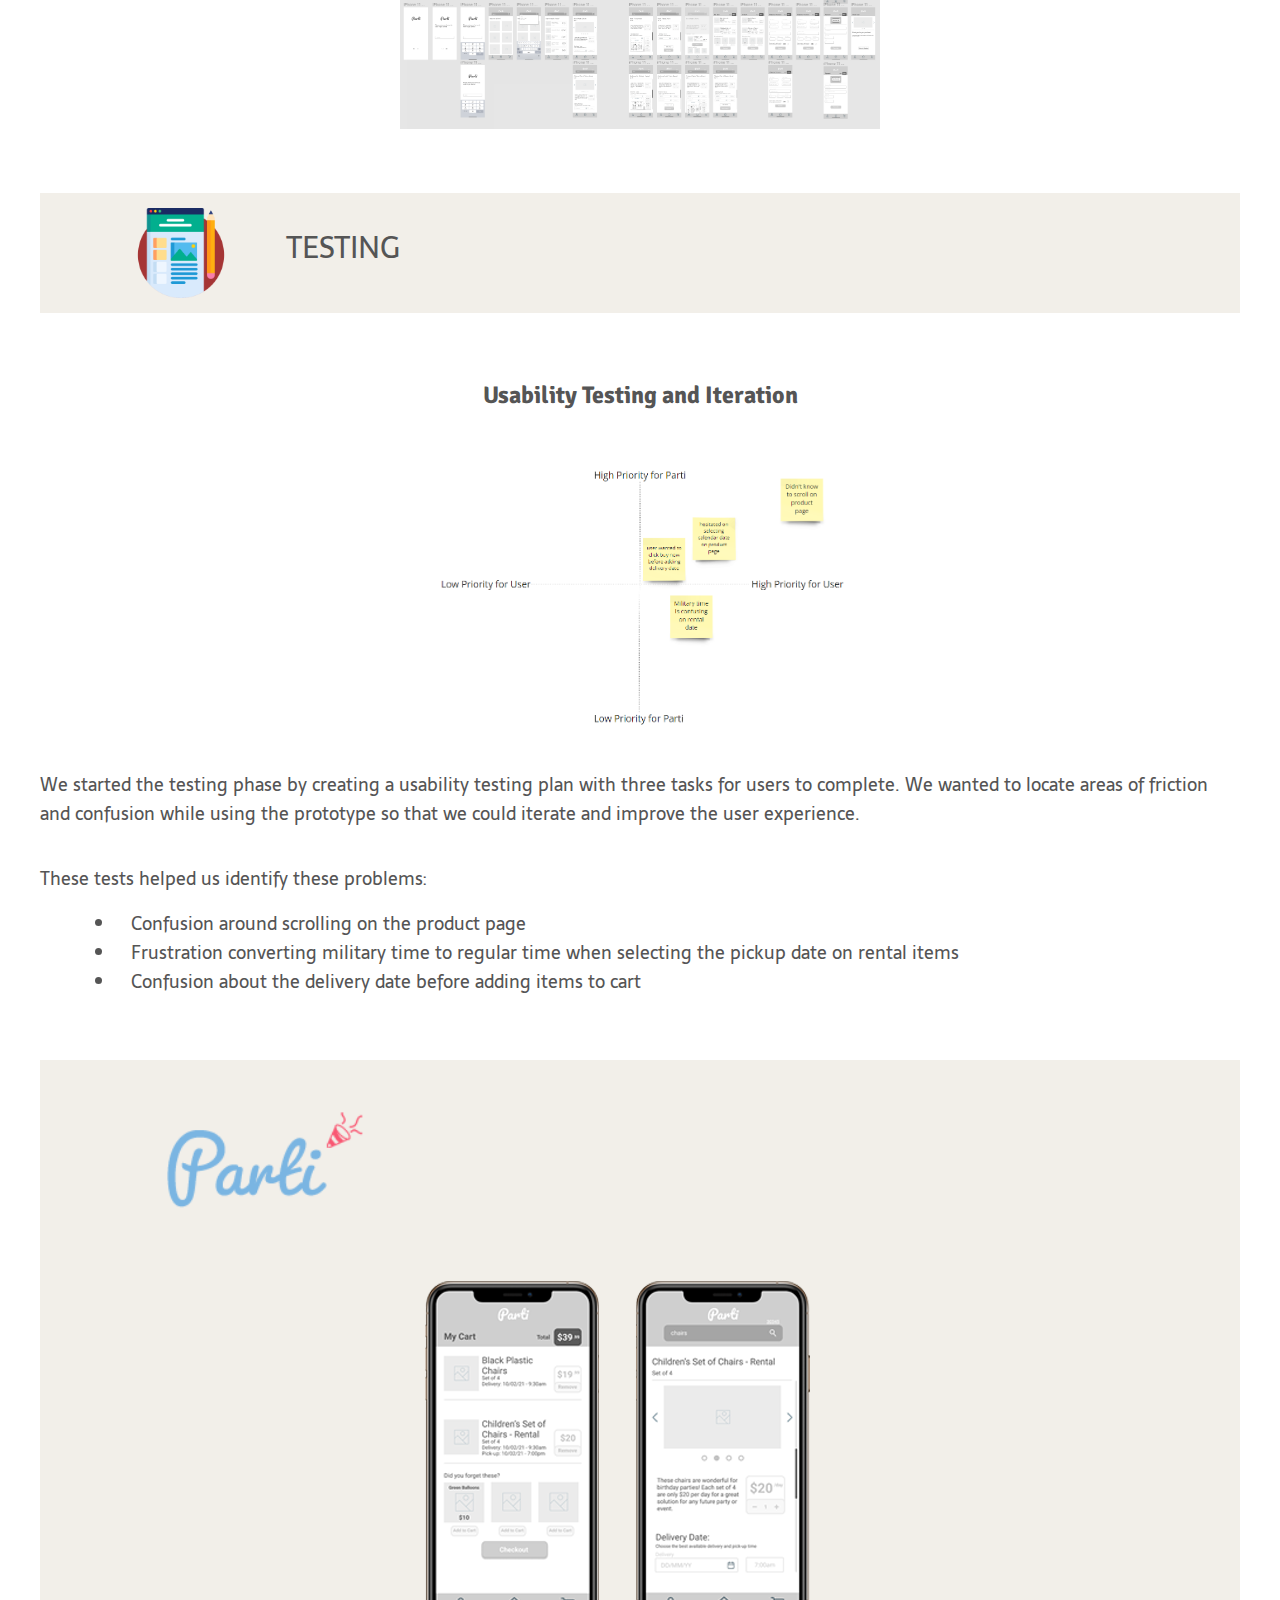
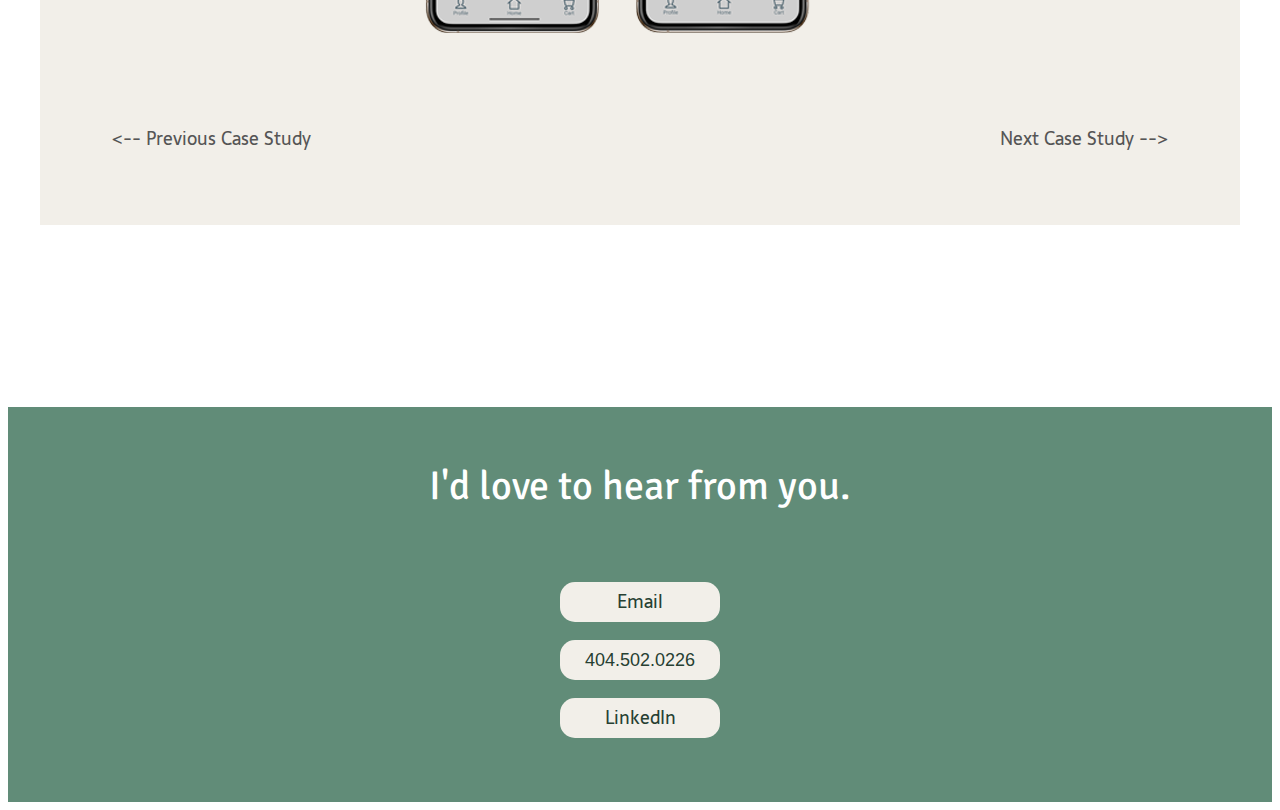
<file: PARTI.html>
<!DOCTYPE html>

<html>

<head>
        <!-- Hotjar Tracking Code for https://elibissell.github.io/UX_UI_HW_17/ -->
<script>
        (function(h,o,t,j,a,r){
            h.hj=h.hj||function(){(h.hj.q=h.hj.q||[]).push(arguments)};
            h._hjSettings={hjid:2702754,hjsv:6};
            a=o.getElementsByTagName('head')[0];
            r=o.createElement('script');r.async=1;
            r.src=t+h._hjSettings.hjid+j+h._hjSettings.hjsv;
            a.appendChild(r);
        })(window,document,'https://static.hotjar.com/c/hotjar-','.js?sv=');
    </script>
    
        <title></title>
        <link href="CSS/style.css" rel="stylesheet" type="text/css">
</head>

<body>
<div class="mainContainer">  
          <header class="navigation"> 
                  <div class="navContainer">
                          <img class="logo" src="Images/ELIJAH BISSELL (logo).png" alt="Logo">
                          <nav class="inline-block">
                              <ul>
                                <li class="inline-block"><a class="headerLinkText2" href="index.html" target="_self">Home</a></li>
                                <li class="inline-block"><a class="headerLinkText" href="PARTI.html" target="_self">Work</a></li>
                                <li class="inline-block"><a class="headerLinkText2" href="hobbies.html" target="_self">Hobbies</a></li>
                                <li class="inline-block"><a class="headerLinkText2" href="about.html" target="_self">About</a></li>
                              </ul>
                          </nav>
                      </div>
          </header>
</div>

<div class="headerContainer">
        <div class="imageContainer3">
                <div class="overlayBox2">
                        <img class="logoParti" src="Images/parti Logo.png">
                </div>
        </div>
</div>

<div class="mainContainer">
<section class="heroImg">
                <div class="workMenu">
                        <a class="bodyTextAlt2" href="PARTI.html" target="_Self">Parti /</a>   
                        <a class="bodyTextAlt" href="DOT.html" target="_Self">D.O.T. /</a>
                        <a class="bodyTextAlt" href="ASF.html" target="_Self">ASF</a>
                </div>

</section>

<div class="caseDescription">
        <p>
        <span class="boldTitle">Brief Process:</span>        
        </p>
        <p>
        <span class="bodyText">This mobile app case study was constructed to help get a better understanding of the UX/UI design process through a 5 step process: Research, Define, Ideate, Prototype, and Test. Working with a group to form a seemingly new app service idea, we collaborated and worked individually throughout the entire process.</span>
        </p>
        <p>
        <span class="boldTitle">   My Role:</span>
        </p>
        <p>
        <span class="bodyText">UI Designer - I worked with three colleagues and was involved throughout the entire process, but led the Prototpe and Testing phases.</span>
        </p>
        <span class="boldTitle">   Tools Used:</span>
        </p>
        <p>
        <span class="bodyText">    Figma, Photoshop, Miro</span>
        </p>
</div>

<div class="designProcess">
        <p>
        <span class="boldTitle2">Design Process</span>
        </p>
        <p>
        <span class="bodyText3">The design thinking process is iterative, flexible, and focused on collaboration between designers and users. </span>
        </p>

        <img class="partiPhotos" src="Images/steps.png">
</div>

<div class="sectionBlocks">
        <img class="icon" src="Images/Icons/seo.png">
        <h2>
                <span class="processHeader">Research</span>
        </h2>
</div>

<section class="researchSection">
        <h3>
                <span class="processSubheader">Proto Persona</span>
        </h3>
        <h3>
                <span class="processSubheader">User Insights & Affinity Diagram</span>
        </h3>
</section>

<section class="researchPhotos">
        <img class="definitionImages" src="Images/Proto Persona (Parti).PNG">
        <img class="researchImages" src="Images/AD-UI (Parti).png">
</section>

<section class="researchDescription">
        <p>
                <span class="descriptionText">To begin our research process, we first wanted to learn more about our primary user. Defining this persona before gathering user research was beneficial in creating quality interview questions for the people we wanted to get insight from. We settled on Valerie who is a busy mother that enjoys throwing parties, but doesn't really have the time to spend on the preparation and clean-up.</span>
        </p>
        <p>
                <span class="descriptionText">We then created a plan and interviewed 5 potential users in order to obtain some qualitative feedback. We also created a survey that we shared on social media so we could gain quantitative feedback.</span>
        </p>
</section>

<div class="sectionBlocks2">
        <div class="headerBlock">
                <img class="icon" src="Images/Icons/promotion.png">
                <h2>
                        <span class="processHeader">Definition</span>
                </h2>
        </div>
</div>

<section class="researchSection">
        <h3>
                <span class="processSubheader">User Scenario</span>
        </h3>
</section>

<section class="researchPhotos">
        <img class="researchImages" src="Images/User Scenario (Parti).PNG">
</section>

<div class="sectionBlocks">
    <img class="icon" src="Images/Icons/seo.png">
    <h2>
            <span class="processHeader">Ideation</span>
    </h2>
</div>

<section class="researchSection">
    <h3>
            <span class="processSubheader">Storyboard</span>
    </h3>
    <h3>
        <span class="processSubheader">Feature Brainstorming & Prioritization</span>
   </h3>
</section>

<section class="researchPhotos">
    <img class="prototypeImages" src="Images/Storyboard (Parti).png">
    <img class="prototypeImages" src="Images/Features (Parti).png">
</section>

<section class="researchDescription">
        <p>
                <span class="descriptionText">To start off our Ideation Phase, we expanded on the journey of our user and created a visual representation to better help understand the emotions our user could potetionally go through during the process of interacting with Parti.</span>
        </p>
        <p>
                <span class="descriptionText">We used the I like, I wish, What if method to brainstorm features that will help solve our user’s problem. This was also important in overcoming scope creep and not making things too complicated. During our brainstorming session we used Miro to throw ideas up on a 2x2 priority matrix to determine which features we should start creating.</span>
        </p>
</section>

<div class="sectionBlocks">
        <img class="icon" src="Images/Icons/web-programming.png">
        <h2>
                <span class="processHeader">Prototyping</span>
        </h2>
</div>

<section class="researchSection">
        <h3>
                <span class="processSubheader">User Flow</span>
        </h3>
        <h3>
                <span class="processSubheader">Sketches</span>
        </h3>
</section>

<section class="researchPhotos">
        <img class="definitionImages" src="Images/User Flow (Parti).PNG">
        <img class="researchImages" src="Images/wireframes (parti).png">
</section>

<section class="partidesignProcess">
        <p>
                <span class="descriptionText">Now that we understood our user's journey, as well as defined our main features, we moved on to creating a User Flow. Again, this was very necessary to help us keep on track with our main priorties and not run off into areas and features that were not necessary at this time. We originally stuggled with overcomplicating the process, but after receiving outside advice and feedback, we were able to backtrack and simplify the user flow.</span>
        </p>
        <p>
                <span class="descriptionText">We then took everything that we had researched and planned before and translated those ideas into sketched wireframes. Three different people sketched out their vision and then presented to the whole group for feedback and to decide which design route to go. </span>
        </p>
</section>

<section class="researchSection">
        <h3>
                <span class="processSubheader">Wireframes</span>
        </h3>
</section>

<section class="researchPhotos">
        <img class="prototypeImages" src="Images/Wireframe v1 (Parti).PNG">
</section>

<div class="sectionBlocks2">
        <div class="headerBlock">
                <img class="icon" src="Images/Icons/blog.png">
                <h2>
                        <span class="processHeader">Testing</span>
                </h2>
        </div>
</div>

<section class="researchSection">
        <h3>
                <span class="processSubheader">Usability Testing and Iteration</span>
        </h3>
</section>

<section class="researchPhotos">
        <img class="researchImages" src="Images/Testing Results (Parti).PNG">
</section>

<section class="partidesignProcess">
        <p>
                <span class="descriptionText">   We started the testing phase by creating a usability testing plan with three tasks for users to complete. We wanted to locate areas of friction and confusion while using the prototype so that we could iterate and improve the user experience.</span>
        </p>
        <p>
                <span class="descriptionText">  These tests helped us identify these problems:</span>
        </p>
        <ul class="bulletList">
                <li class="listText">Confusion around scrolling on the product page</li>
                <li class="listText">Frustration converting military time to regular time when selecting the pickup date on rental items</li>
                <li class="listText">Confusion about the delivery date before adding items to cart</li>
        </ul>
</section>

<section class="finalProto">
        <div class="finalDOTLogo">
                <img class="logoASF2" src="Images/parti Logo.png">
        </div>

        <div class="finalImagesASF">
                <img class="finalASF" src="Images/Parti final prototypes.png">
        </div>  
</section>

<section class="nextStudySection">
        <div class="previousStudy">
                <a class="previousText" href="ASF.html" target="_Self"> <-- Previous Case Study</a>
        </div>
        <div class="nextStudy">
                <a class="nextText" href="DOT.html" target="_Self">Next Case Study --></a>
        </div>
</section>
</div>

<div class="footerContainer">
        <h1>
            <span class="headerText3">I'd love to hear from you. </span>
        </h1>
    <div class="contactContainer">
        <a href="mailto: ebissellcreative@gmail.com" class="contactButton">Email</a>
        <button class="contactButton">404.502.0226</button>
        <a href="https://www.linkedin.com/in/elijah-bissell-b345a296/" target="_blank" class="contactButton">LinkedIn</a>
    </div>
</div>

</body>
</html>
</file>
<file: CSS/style.css>
@import url('https://fonts.googleapis.com/css2?family=Sarala:wght@400;700&family=Signika:wght@300;400;500;600;700&display=swap');

.inline-block ul {
    display: flex;
    vertical-align: top;
    list-style-type: none;
    margin: 0;
}


.inline-block ul li {
    padding-left: 80px;
}
.mainContainer {
    max-width: 1500px;
    margin: auto;
    padding: 2em;
}

.inline-block {
    display: flex;
}

.navContainer {
    display: flex;
    justify-content: space-between;
}

a:link {
    text-decoration: none;
    color: #555555;
}

header {
    display: block;
    color: #555555;
}

.navigation {
    display: block;
}

.logo {
    border-radius: none;
    height: 50%;
    max-width: 250px;
}

.heroImg h1 {
    margin-top: 100px;
}

.headshot {
    border-radius: 15px;
    width: 100%;
    height: auto;
}

.headshotContainer {
    max-width: 40%;
}

.content {
    font-size: 24px;
    display: flex;
    color:#555555;
    margin-top: 50px;
}

.moreInformation {
    display: flex;
    justify-content: space-between;
    margin-top: 150px;
}

.caseStudies {
    color: #555555;
    width: 50%;
}


nav ul li {
    display: inline-block;
}

.button {
    background-color:#618C78;
    font-family: 'Sarala', sans-serif;
    font-style: normal;
    font-size: 18px;
    color: #f2efe9;
    border: none;
    width: 160px;
    height: 40px;
    border-radius: 15px;
    margin-left: 15em;
    margin-top: 4em;
}

.button2 {
    background-color:#f2efe9;
    font-family: 'Sarala', sans-serif;
    font-style: normal;
    font-size: 18px;
    color: #274032;
    border: none;
    width: 160px;
    height: 40px;
    border-radius: 15px;
    margin-left: 15em;
    margin-top: 4em;
}

.edu {
    color: #555555;
    width: 50%;
}


.headerText {
    font-size: 40px;
    font-weight: normal;
    font-family: 'Signika', sans-serif;
    color: #555555;
    display: block;
}

.headerText2 {
    font-size: 40px;
    font-weight: normal;
    font-family: 'Signika', sans-serif;
    color: white;
    display: block;
    padding: 1em;
}

.headerText3 {
    font-size: 40px;
    font-weight: normal;
    font-family: 'Signika', sans-serif;
    color: white;
    display: block;
    text-align: center;
}

.headerText4 {
    font-size: 80px;
    font-weight: bold;
    font-family: 'Signika', sans-serif;
    color: #555555;
    display: block;
    text-align: left;
    padding-top: 1.5em;
    padding-left: 2.12em;
}

.subheaderText {
    font-size: 24px;
    font-weight: bold;
    font-family: 'Signika', sans-serif;
    color: #555555;
    display: block;
}

.subheaderText2 {
    font-size: 32px;
    font-weight: normal;
    font-family: 'Signika', sans-serif;
    color: #555555;
    display: block;
    padding-left: 5.4em;
}

.titleText {
    font-size: 30px;
    font-weight: normal;
    text-transform: uppercase;
    font-family: 'Sarala', sans-serif;
    color: #555555;
    display: block;
}

.titleText2 {
    font-size: 30px;
    font-weight: normal;
    text-transform: uppercase;
    font-family: 'Sarala', sans-serif;
    color: #555555;
    display: block;
    margin-left: 20px;
}

.bodyText {
    font-size: 18px;
    font-family: 'Sarala', sans-serif;
    color: #555555;
    display: block;
    font-weight: normal;
}

.bodyText2 {
    font-size: 18px;
    font-family: 'Sarala', sans-serif;
    color: white;
    font-weight: normal;
}

.bodyText3 {
    font-size: 18px;
    font-family: 'Sarala', sans-serif;
    color: #555555;
    font-weight: normal;
    display: flex;
    justify-content: center;
}

.bodyText4 {
    font-size: 18px;
    font-family: 'Sarala', sans-serif;
    color: #555555;
    display: block;
    font-weight: normal;
    margin-left: 2em;
}

.bodyTextAlt {
    font-size: 14px;
    font-family: 'Sarala', sans-serif;
    color: #555555;
    display: flex;
    justify-content: right;
    padding-right: 5px;
    text-decoration: underline;
}

.bodyTextAlt2 {
    font-size: 14px;
    font-family: 'Sarala', sans-serif;
    color: #618C78;
    display: flex;
    justify-content: right;
    padding-right: 5px;
}

.boldTitle {
    font-size: 24px;
    font-family: 'Signika', sans-serif;
    color: #274032;
    font-weight: bold;
}
.boldTitle2 {
    font-size: 24px;
    font-family: 'Signika', sans-serif;
    color: #274032;
    font-weight: bold;
    justify-content: center;
    display: flex;
}

.secondaryTitle {
    font-size: 28px;
    font-family: 'Signika', sans-serif;
    color: #555555;
}

.descriptionText {
    font-size: 18px;
    font-family: 'Sarala', sans-serif;
    color: #555555;
    display: block;
    margin-top: 2em;
}

.listText {
    font-size: 18px;
    font-family: 'Sarala', sans-serif;
    color: #555555;
    margin-left: 2em;
    padding-left: 15px;
}

.nextText {
    font-size: 18px;
    font-family: 'Sarala', sans-serif;
    color: #618C78;
    display: flex;
    justify-content: right;
}

.previousText {
    font-size: 18px;
    font-family: 'Sarala', sans-serif;
    color: #618C78;
    display: flex;
    justify-content: left;
}

.headerLinkText {
    font-size: 16px;
    font-family: 'Sarala', sans-serif;
    color: #618C78;
}

.headerLinkText2 {
    font-size: 16px;
    font-family: 'Sarala', sans-serif;
    color: #555555;
}

.processHeader {
    font-size: 30px;
    font-weight: normal;
    text-transform: uppercase;
    font-family: 'Sarala', sans-serif;
    color: #555555;
    display: flex;
    justify-content: left;
    padding-left: 2em;
    padding-top: 10px;
}

.processSubheader {
    font-size: 24px;
    font-family: 'Signika', sans-serif;
    color: #555555;
    font-weight: bold;
    display: flex;
    justify-content: left;
    margin-top: 2em;
}

.skills{
    display: grid;
    grid-template-rows: 1fr;
    grid-template-columns: 1fr;
    grid-template-areas: 
    "skillButtons";
    width: 50%;
}
.skillButtons {
    grid-area: skillButtons;
    margin-left: 2em;
}

.buttonList {
    display: flex;
    flex-wrap: wrap;
    grid-area: buttonList;
}

.bubbleUX {
    margin: 20px;
    background-color: #C4C4C4;
    font-family: 'Sarala', sans-serif;
    font-style: normal;
    font-size: 18px;
    color: #555555;
    border: none;
    width: 220px;
    height: 40px;
    border-radius: 15px;
}
.bubblePro {
    margin: 20px;
    margin-left: 60px;
    background-color: #C4C4C4;
    font-family: 'Sarala', sans-serif;
    font-style: normal;
    font-size: 18px;
    color: #555555;
    border: none;
    width: 170px;
    height: 40px;
    border-radius: 15px;
    align-items: left;
}
.bubbleSto {
    margin: 20px;
    background-color: #C4C4C4;
    font-family: 'Sarala', sans-serif;
    font-style: normal;
    font-size: 18px;
    color: #555555;
    border: none;
    width: 170px;
    height: 40px;
    border-radius: 15px;
    align-items: right;
}
.bubbleSoc {
    margin: 20px;
    background-color: #C4C4C4;
    font-family: 'Sarala', sans-serif;
    font-style: normal;
    font-size: 18px;
    color: #555555;
    border: none;
    width: 260px;
    height: 40px;
    border-radius: 15px;
}
.bubbleGra {
    margin: 20px;
    background-color: #C4C4C4;
    font-family: 'Sarala', sans-serif;
    font-style: normal;
    font-size: 18px;
    color: #555555;
    border: none;
    width: 220px;
    height: 40px;
    border-radius: 15px;
}
.bubbleWir {
    margin: 20px;
    margin-left: 50px;
    background-color: #C4C4C4;
    font-family: 'Sarala', sans-serif;
    font-style: normal;
    font-size: 18px;
    color: #555555;
    border: none;
    width: 180px;
    height: 40px;
    border-radius: 15px;
}
.bubblePho {
    margin: 20px;
    background-color: #C4C4C4;
    font-family: 'Sarala', sans-serif;
    font-style: normal;
    font-size: 18px;
    color: #555555;
    border: none;
    width: 180px;
    height: 40px;
    border-radius: 15px;
}
.bubbleProd {
    margin: 20px;
    margin-left: 50px;
    background-color: #C4C4C4;
    font-family: 'Sarala', sans-serif;
    font-style: normal;
    font-size: 18px;
    color: #555555;
    border: none;
    width: 220px;
    height: 40px;
    border-radius: 15px;
}
.bubbleACS {
    margin: 20px;
    background-color: #C4C4C4;
    font-family: 'Sarala', sans-serif;
    font-style: normal;
    font-size: 18px;
    color: #555555;
    border: none;
    width: 260px;
    height: 40px;
    border-radius: 15px;
}
.bubbleFig {
    margin: 20px;
    margin-left: 80px;
    background-color: #C4C4C4;
    font-family: 'Sarala', sans-serif;
    font-style: normal;
    font-size: 18px;
    color: #555555;
    border: none;
    width: 110px;
    height: 40px;
    border-radius: 15px;
}
.bubbleGS {
    margin: 20px;
    background-color: #C4C4C4;
    font-family: 'Sarala', sans-serif;
    font-style: normal;
    font-size: 18px;
    color: #555555;
    border: none;
    width: 180px;
    height: 40px;
    border-radius: 15px;
}
.bubbleMO {
    margin: 20px;
    margin-left: 70px;
    background-color: #C4C4C4;
    font-family: 'Sarala', sans-serif;
    font-style: normal;
    font-size: 18px;
    color: #555555;
    border: none;
    width: 200px;
    height: 40px;
    border-radius: 15px;
}

.footerContainer {
    margin-top: 150px;
    background-color: #618C78;
    padding: 2em;
}

.resumeLink {
    display: block;
    margin-top: 4em;
}

.contactContainer {
    display: block;
    text-align: center;
    padding: 2em;
}

.gallery {
    display: flex;
    justify-content: space-between;
    margin-top: 50px;
}

.hobbies {
    display: grid;
    grid-template-rows: 1fr;
    grid-template-columns: 1fr;
    grid-template-areas: 
    "skillButtons";
    width: 50%;
}

.hobbyImgs {
    max-width: 100%;
    margin-top: 2em;
}

.hobbyPhotos {
    border-radius: 20px;
    width: 35%;
    height: auto;
    padding: 10px;
}

.caseImgs {
    max-width: 100%;
    margin-top: 3em;
}
.casePhotos {
    max-width: 60%;
    height: auto;
    padding: 20px;
}


.studyIntro {
    font-size: 24px;
    display: flex;
    color:#555555;
}

.particaseIntro h1 {
    margin-top: 100px;
}

.caseheaderImg {
    width: 75%;
    height: auto;
    margin-top: 2em;
    border-radius: 15px;
}

.partiApp {
    width: 110%;
    height: auto;
    margin-top: 2em;
    margin-right: 2em;
}

.caseDescription {
    margin-top: 2em;
    background-color: #F2EFE9;
    padding-right: 30px;
    padding-left: 30px;
    padding-top: 20px;
    padding-bottom: 20px;
}

.partiPhotos {
    margin-top: 2em;
    display: block;
    margin-left: auto;
    margin-right: auto;
    width: 60%;
    height: auto;
}

.partiPhotos2 {
    margin-top: 2em;
    display: block;
    margin-left: auto;
    margin-right: auto;
    width: 100%;
}

.partiPhotos3 {
    margin-top: 2em;
    display: block;
    margin-left: auto;
    margin-right: auto;
    width: 40%;
}

.dotPhotos {
    margin-top: 2em;
    display: block;
    margin-left: auto;
    margin-right: auto;
    width: 80%;
}

.dotIntroImg {
    display: flex;
    justify-content: center;
}

.dotheaderImg {
    width: 100%;
    height: 600px;
    margin-top: 2em;
    object-fit: cover;
    object-position: 0 25%;
}

.ASFintro {
    width: 80%;
    height: auto;
    margin-top: 2em;
    border-radius: 15px;
}

.ASFlogo {
    height: auto;
}

.asfIntro {
    display: flex;
}

.workHeader {
    display: block;
}

.workMenu {
    display: flex;
    justify-content: right;
    margin-top: 2em;
}

.galleryPhotos {
    float: left;
    width: 350px;
}

.hobbyGallery{
    margin-top: 4em;
    margin-bottom: 4em;
    display: grid;
    grid-template-rows: 1fr 1fr;
    grid-template-columns: 1fr 1fr 1fr;
    grid-template-areas: 
    "galleryPhotos";
}

.artGallery{
    margin-top: 4em;
    display: grid;
    grid-template-rows: 1fr 1fr;
    grid-template-columns: 1fr 1fr 1fr;
    grid-template-areas: 
    "galleryPhotos";
}

a.contactButton {
    text-decoration: none;
    font-family: 'Sarala', sans-serif;
    font-style: normal;
    color: #274032;
    font-size: 18px;
    background-color: #f2efe9;
    width: 160px;
    height: 40px;
    border-radius: 15px;
    display: block;
    text-align: center;
    line-height: 40px;
    margin: 0 auto;
    margin-top: 1em;
    padding: 0;
}

.contactButton {
    text-decoration: none;
    font-family: Verdana, Geneva, Tahoma, sans-serif;
    font-style: normal;
    color: #274032;
    font-size: 18px;
    background-color: #f2efe9;
    width: 160px;
    height: 40px;
    border-radius: 15px;
    display: inline-block;
    text-align: center;
    line-height: 40px;
    margin: 0 auto;
    margin-top: 1em;
    padding: 0;
    border: none;
}

.resumeButton {
    text-decoration: none;
    font-family: Verdana, Geneva, Tahoma, sans-serif;
    font-style: normal;
    color: #f2efe9;
    font-size: 18px;
    background-color: #618C78;
    width: 160px;
    height: 40px;
    border-radius: 15px;
    display: inline-block;
    text-align: center;
    line-height: 40px;
    margin: 0 auto;
    margin-top: 1em;
    padding: 0;
    border: none;
}

.headerContainer {
    display: block;
    height: 500px;
}

.imageContainer {
    background-image: url("../Images/DOT/projects.jpg");
    background-position: center;
    background-repeat: no-repeat;
    background-size: cover;
    background-position-y: 30%;
    height: 500px;
    object-fit: cover;
    height: 100%;
    width: 100%;
    display: flex;
    align-items: flex-end;
    margin-bottom: 20px;
    justify-content: center;
}

.imageContainer2 {
    background-image: url("../Images/ASF/sb-atlanta-takingroot-july2016-blacklives-800x599.jpg");
    background-position: center;
    background-repeat: no-repeat;
    background-size: cover;
    background-position-y: 30%;
    height: 500px;
    object-fit: cover;
    height: 100%;
    width: 100%;
    display: flex;
    align-items: flex-end;
    margin-bottom: 20px;
    justify-content: center;
}

.imageContainer3 {
    background-image: url("../Images/parti\ header.png");
    background-position: center;
    background-repeat: no-repeat;
    background-size: cover;
    background-position-y: 60%;
    height: 500px;
    object-fit: cover;
    height: 100%;
    width: 100%;
    display: flex;
    align-items: flex-end;
    margin-bottom: 20px;
    justify-content: center;
}

.imageContainer4 {
    background-image: url("../Images/webdesign-banner-1.png");
    background-position: center;
    background-repeat: no-repeat;
    background-size: cover;
    background-position-y: 60%;
    height: 500px;
    object-fit: cover;
    height: 100%;
    width: 100%;
    display: block;
    align-items: center;
    margin-bottom: 20px;
    justify-content: left;
}

.overlayBox {
    background-color: rgb(242, 239, 233, 0.7);
    width: 80%;
    height: 100px;
    display: flex;
    justify-content: center;
}

.overlayBox2 {
    background-color: rgb(242, 239, 233, 0.8);
    width: 80%;
    height: 100px;
    display: flex;
    justify-content: center;
}

.overlayBox3 {
    width: 80%;
    height: 100px;
    display: flex;
    justify-content: center;
}

.designProcess {
    margin-top: 4em;
}

.sectionBlocks {
    background-color: rgb(242, 239, 233);
    height: 120px;
    display: flex;
    justify-content: left;
    padding-left: 6em;
    margin-top: 4em;
}

.sectionBlocks2 {
    background-color: rgb(242, 239, 233);
    height: 120px;
    display: flex;
    justify-content: space-between;
    padding-left: 6em;
    padding-right: 12em;
    margin-top: 4em;
}

.headerBlock {
    display: flex;
}

.icon {
    height: 75%;
    display: flex;
    padding-top: 15px;
}

.researchSection {
    display: flex;
    justify-content: space-around;
}

.prototypeSection {
    display: flex;
    justify-content: space-between;
    margin-top: 2em;
}

.researchPhotos {
    display: flex;
    justify-content: space-around;
}

.researchImages {
    width: 35%;
    height: fit-content;
    margin-top: 2em;
}

.definitionImages {
    width: 25%;
    height: fit-content;
    margin-top: 2em;
}

.prototypeImages {
    width: 40%;
    height: fit-content;
    margin-top: 2em;
}

.finalProto {
    background-color: rgb(242, 239, 233);
    justify-content: center;
}

.finalDOTLogo {
    display: block;
    justify-content: center;
}

.finalImagesDOT {
    display: flex;
    justify-content: space-between;
    margin-left: 2em;
    margin-right: 4em;
    padding: 1em;
}

.finalImagesASF {
    display: flex;
    justify-content: center;
    margin-left: 2em;
    margin-right: 4em;
    padding: 1em;
}

.finalProto {
    margin-top: 4em;
}

.nextStudySection {
    display: flex;
    justify-content: space-between;
    background-color: rgb(242, 239, 233);
}

.nextText {
    margin: 4em;
}

.previousText {
    margin: 4em;
}

.finalDOT {
    height: auto;
    max-width: 55%;
    object-fit: contain;
}

.finalDOT2 {
    height: auto;
    max-width: 35%;
    object-fit: contain;
}

.finalASF {
    height: auto;
    max-width: 70%;
    object-fit: contain;
    justify-content: center;
    display: flex;
}

.logoASF {
    width: auto;
    max-height: 80%;
    padding: 10px;
}

.logoASF2 {
    width: 30%;
    padding: 2em;
}

.logoParti {
    width: auto;
}
</file>
